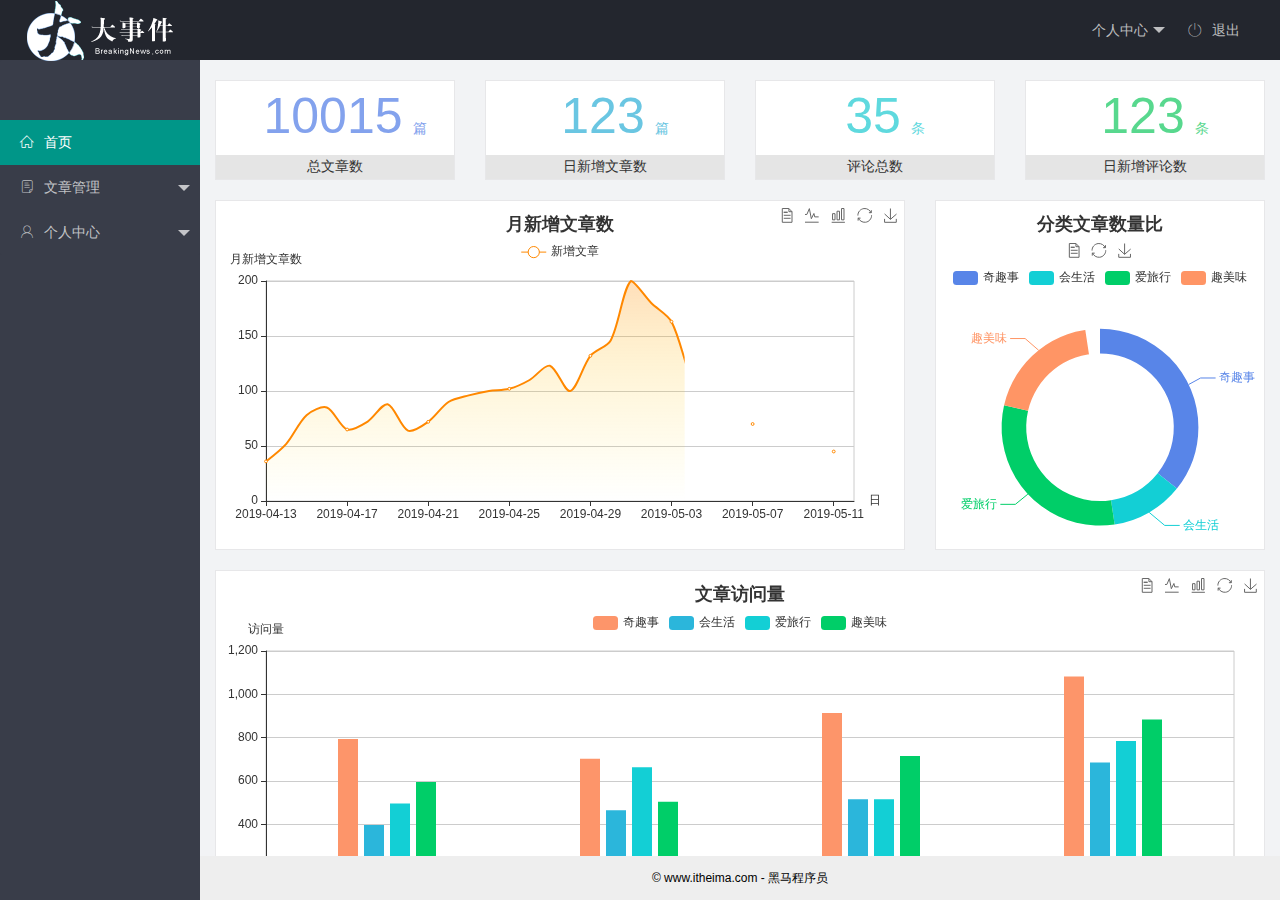
<file: index.html>
<!DOCTYPE html>
<html>

<head>
    <meta charset="utf-8">
    <meta name="viewport" content="width=device-width, initial-scale=1, maximum-scale=1">
    <title>后台主页</title>
    <!-- 引入字体图标库 -->
    <link rel="stylesheet" href="./assets/fonts/iconfont.css">
    <link rel="stylesheet" href="./assets/lib/layui/css/layui.css">
    <link rel="stylesheet" href="./assets/css/index.css">
</head>

<body class="layui-layout-body">
    <div class="layui-layout layui-layout-admin">
        <div class="layui-header">
            <div class="layui-logo">
                <img src="./assets/images/logo.png" alt="">
            </div>
            <ul class="layui-nav layui-layout-right">
                <!-- 顶部右侧导航 -->
                <li class="layui-nav-item">
                    <a href="javascript:;">
                        <!-- 图片头像 -->
                        <img style="display: none;" class="avatar" src="./assets/images/sample.jpg" alt="">
                        <!-- 字体头像 -->
                        <span style="display: none;" class="text-avatar">A</span>
                        <!-- 固定文案 -->
                        <span class="person-center">个人中心</span>
                    </a>
                    <dl class="layui-nav-child">
                        <dd><a target="fm" href="./user/base-info.html">基本资料</a></dd>
                        <dd><a target="fm" href="./user/avatar.html">更换头像</a></dd>
                        <dd><a target="fm" href="./user/modify-password.html">重置密码</a></dd>
                    </dl>
                </li>
                <li class="layui-nav-item"><a href="javascript:;" id="logout"><span class="iconfont icon-tuichu"></span>退出</a></li>
            </ul>
        </div>

        <div class="layui-side layui-bg-black">
            <div class="layui-side-scroll">
                <!-- 左侧导航区域（可配合layui已有的垂直导航） -->
                <ul class="layui-nav layui-nav-tree" lay-filter="test" lay-shrink="all">
                    <li class="user-info">
                        <!-- 图片头像 -->
                        <img style="display: none;" class="avatar" src="./assets/images/sample.jpg" alt="">
                        <!-- 字体头像 -->
                        <span style="display: none;" class="text-avatar">A</span>
                        <!-- 欢迎文字 -->
                        <span style="display: none;" class="nickname">欢迎 xxx</span>
                    </li>
                    <li class="layui-nav-item layui-nav-itemed layui-this">
                        <!-- target 指定在 fm 这个命令的 iframe 框架中打开链接 -->
                        <a target="fm" href="./home/dashboard.html"><span class="iconfont icon-home"></span>首页</a>
                    </li>
                    <li class="layui-nav-item">
                        <a href="javascript:;"><span class="iconfont icon-16"></span>文章管理</a>
                        <dl class="layui-nav-child">
                            <dd><a target="fm" href="./article/category.html"><i class="layui-icon layui-icon-app"></i>文章类别</a></dd>
                            <dd><a target="fm" href="./article/list.html"><i class="layui-icon layui-icon-app"></i>文章列表</a></dd>
                            <dd><a target="fm" href="./article/publish.html"><i class="layui-icon layui-icon-app"></i>发表文章</a></dd>
                        </dl>
                    </li>
                    <li class="layui-nav-item">
                        <a href="javascript:;"><span class="iconfont icon-user"></span>个人中心</a>
                        <dl class="layui-nav-child">
                            <dd><a target="fm" href="./user/base-info.html"><i class="layui-icon layui-icon-app"></i>基本资料</a></dd>
                            <dd><a target="fm" href="./user/avatar.html"><i class="layui-icon layui-icon-app"></i>更换头像</a></dd>
                            <dd><a target="fm" href="./user/modify-password.html"><i class="layui-icon layui-icon-app"></i>修改密码</a></dd>
                        </dl>
                    </li>
                </ul>
            </div>
        </div>

        <div class="layui-body">
            <!-- 内容主体区域 -->
            <iframe name="fm" src="./home/dashboard.html" frameborder="0"></iframe>
        </div>

        <div class="layui-footer">
            <!-- 底部固定区域 -->
            © www.itheima.com - 黑马程序员
        </div>
    </div>
    <!-- 引入 axios.js 文件 -->
    <script src="./assets/lib/axios.js"></script>
    <!-- 引入 jquery 文件 -->
    <script src="./assets/lib/jquery.js"></script>
    <!-- 引入 layui 的 js文件 -->
    <script src="./assets/lib/layui/layui.all.js"></script>
    <!-- 引入 全局的 apijs 文件 -->
    <script src="./assets/js/commonAPI.js"></script>
    <!-- 引入自己的 js 文件 -->
    <script src="./assets/js/index.js"></script>
</body>

</html>
</file>
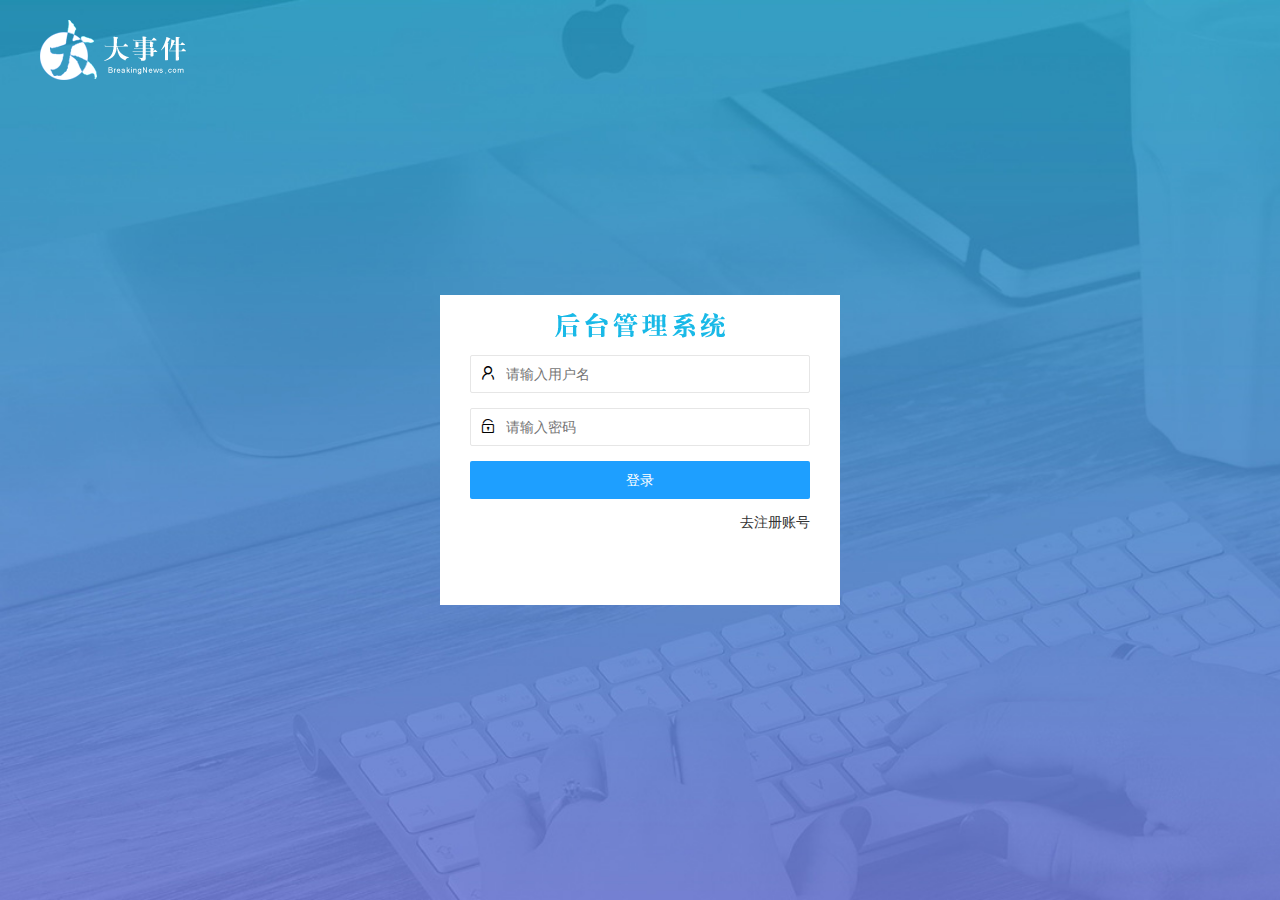
<file: login.html>
<!DOCTYPE html>
<html lang="en">

<head>
    <meta charset="UTF-8">
    <meta name="viewport" content="width=device-width, initial-scale=1.0">
    <title>登录注册页面</title>
    <!-- 引入 layui css 文件 -->
    <link rel="stylesheet" href="./assets/lib/layui/css/layui.css">
    <link rel="stylesheet" href="./assets/css/login.css">
</head>

<body>
    <!-- 左上角的logo -->
    <div class="logo">
        <img src="./assets/images/logo.png" alt="">
    </div>

    <!-- 中间的表单区域 -->
    <div class="content">
        <!-- 表单标题 -->
        <div class="title">
            <img src="./assets/images/login_title.png" alt="">
        </div>

        <!-- 表单主体 -->
        <!-- 注册表单 -->
        <form class="layui-form reg-form" action="" style="display: none;">
            <div class="layui-form-item">
                <i class="layui-icon layui-icon-username"></i>
                <input type="text" name="username" required lay-verify="required" placeholder="请输入用户名" autocomplete="off" class="layui-input">
            </div>

            <div class="layui-form-item">
                <i class="layui-icon layui-icon-password"></i>
                <input id="pass" type="password" name="password" required lay-verify="required|pass" placeholder="请输入密码" autocomplete="off" class="layui-input">
            </div>

            <div class="layui-form-item">
                <i class="layui-icon layui-icon-password"></i>
                <input type="password" required lay-verify="required|pass|samePass" placeholder="请再次确认密码" autocomplete="off" class="layui-input">
            </div>

            <!-- 注册按钮 -->
            <div class="layui-form-item">
                <button class="layui-btn layui-btn-fluid layui-btn-normal" lay-submit lay-filter="formDemo">注册</button>
            </div>

            <!-- 登录链接 -->
            <div class="link">
                <a href="javascript:;">去登录</a>
            </div>
        </form>

        <!-- 登录表单 -->
        <form class="layui-form login-form" action="">
            <div class="layui-form-item">
                <i class="layui-icon layui-icon-username"></i>
                <input type="text" name="username" required lay-verify="required" placeholder="请输入用户名" autocomplete="off" class="layui-input">
            </div>

            <div class="layui-form-item">
                <i class="layui-icon layui-icon-password"></i>
                <input type="password" name="password" required lay-verify="required|pass" placeholder="请输入密码" autocomplete="off" class="layui-input">
            </div>

            <!-- 登录按钮 -->
            <div class="layui-form-item">
                <button class="layui-btn layui-btn-fluid layui-btn-normal" lay-submit lay-filter="formDemo">登录</button>
            </div>

            <!-- 去注册链接 -->
            <div class="link">
                <a href="javascript:;">去注册账号</a>
            </div>
        </form>
    </div>

    <!-- 引入 axios.js 文件 -->
    <script src="./assets/lib/axios.js"></script>
    <!-- 引入 jquery 文件 -->
    <script src="./assets/lib/jquery.js"></script>
    <!-- 引入 layui 的 js文件 -->
    <script src="./assets/lib/layui/layui.all.js"></script>
    <!-- 引入 全局的 apijs 文件 -->
    <script src="./assets/js/commonAPI.js"></script>
    <!-- 引入自己的 js 文件 -->
    <script src="./assets/js/login.js"></script>
</body>

</html>
</file>
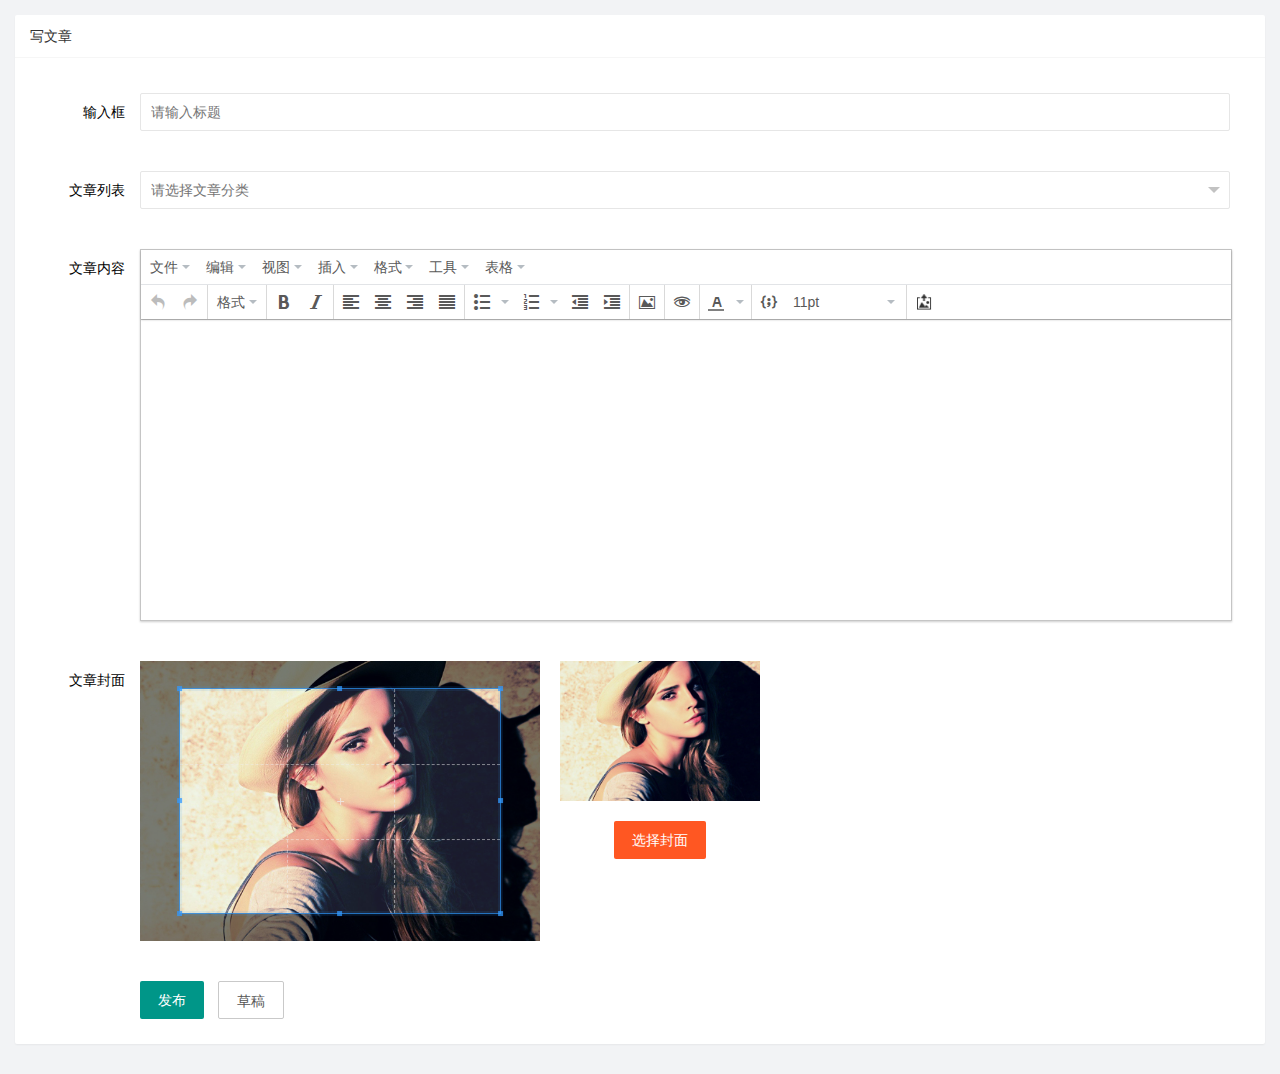
<file: article/edit.html>
<!DOCTYPE html>
<html lang="en">

<head>
    <meta charset="UTF-8">
    <meta name="viewport" content="width=device-width, initial-scale=1.0">
    <title>我的项目</title>
    <link rel="stylesheet" href="../assets/lib/cropper/cropper.css">
    <!-- 引入 layui 插件的 css 文件 -->
    <link rel="stylesheet" href="../assets/lib/layui/css/layui.css">
    <!-- 引入自己的css文件 -->
    <link rel="stylesheet" href="../assets/css/article.css">
</head>

<body>
    <div class="layui-card">
        <div class="layui-card-header">写文章</div>
        <div class="layui-card-body">
            <!-- 发布表单 -->
            <form class="layui-form publish-form" lay-filter='edit-form'>
                <!-- 文章标题 -->
                <div class="layui-form-item">
                    <label class="layui-form-label">输入框</label>
                    <div class="layui-input-block">
                        <input type="text" name="title" required lay-verify="required" placeholder="请输入标题" autocomplete="off" class="layui-input">
                    </div>
                </div>
                <!-- 文章类别 -->
                <div class="layui-form-item">
                    <label class="layui-form-label">文章列表</label>
                    <div class="layui-input-block">
                        <!-- select 下拉选中框的值，就是我们选择的我们选中option的value属性值 -->
                        <select id="cate-sel" name="cate_id" lay-verify="required">
                          <option value="">请选择文章分类</option>

                        </select>
                    </div>
                </div>
                <!-- 文章内容 -->
                <div class="layui-form-item">
                    <label class="layui-form-label">文章内容</label>
                    <div class="layui-input-block">
                        <textarea name="content"></textarea>
                    </div>
                </div>
                <div class="layui-form-item">
                    <!-- 左侧的 label -->
                    <label class="layui-form-label">文章封面</label>
                    <!-- 选择封面区域 -->
                    <div class="layui-input-block cover-box">
                        <!-- 左侧裁剪区域 -->
                        <div class="cover-left">
                            <img id="image" src="../assets/images/sample2.jpg" alt="" />
                        </div>
                        <!-- 右侧预览区域和选择封面区域 -->
                        <div class="cover-right">
                            <!-- 预览的区域 -->
                            <div class="img-preview"></div>
                            <!-- 选择封面按钮 -->
                            <input accept="image/png,image/jpg,image/git,image/jpeg" type="file" id="file" style="display: none;">
                            <button id="choose-btn" type="button" class="layui-btn layui-btn-danger">选择封面</button>
                        </div>
                    </div>
                </div>
                <div class="layui-form-item">
                    <div class="layui-input-block last-row">
                        <button data-state="已发布" class="layui-btn" lay-subimt lay-filter="formDemo">发布</button>
                        <button data-state="草稿" class="layui-btn layui-btn-primary" lay-subimt>草稿</button>

                    </div>
                </div>
            </form>
        </div>
    </div>

    <script src="../assets/lib/tinymce/tinymce.min.js"></script>
    <script src="../assets/lib/tinymce/tinymce_setup.js"></script>
    <!-- 引入 jquery 文件 -->
    <script src="../assets/lib/jquery.js"></script>
    <script src="../assets/lib/cropper/Cropper.js"></script>
    <script src="../assets/lib/cropper/jquery-cropper.js"></script>
    <!-- 引入 layui 的 js 文件 -->
    <script src="../assets/lib/layui/layui.all.js"></script>
    <!-- 引入请求库 axios 的 js 文件 -->
    <script src="../assets/lib/axios.js"></script>
    <!-- 引入公共的请求设置文件 -->
    <script src="../assets/js/commonAPI.js"></script>
    <!-- 引入自己的文件 -->
    <script src="../assets/js/article/edit.js"></script>
</body>

</html>
</file>
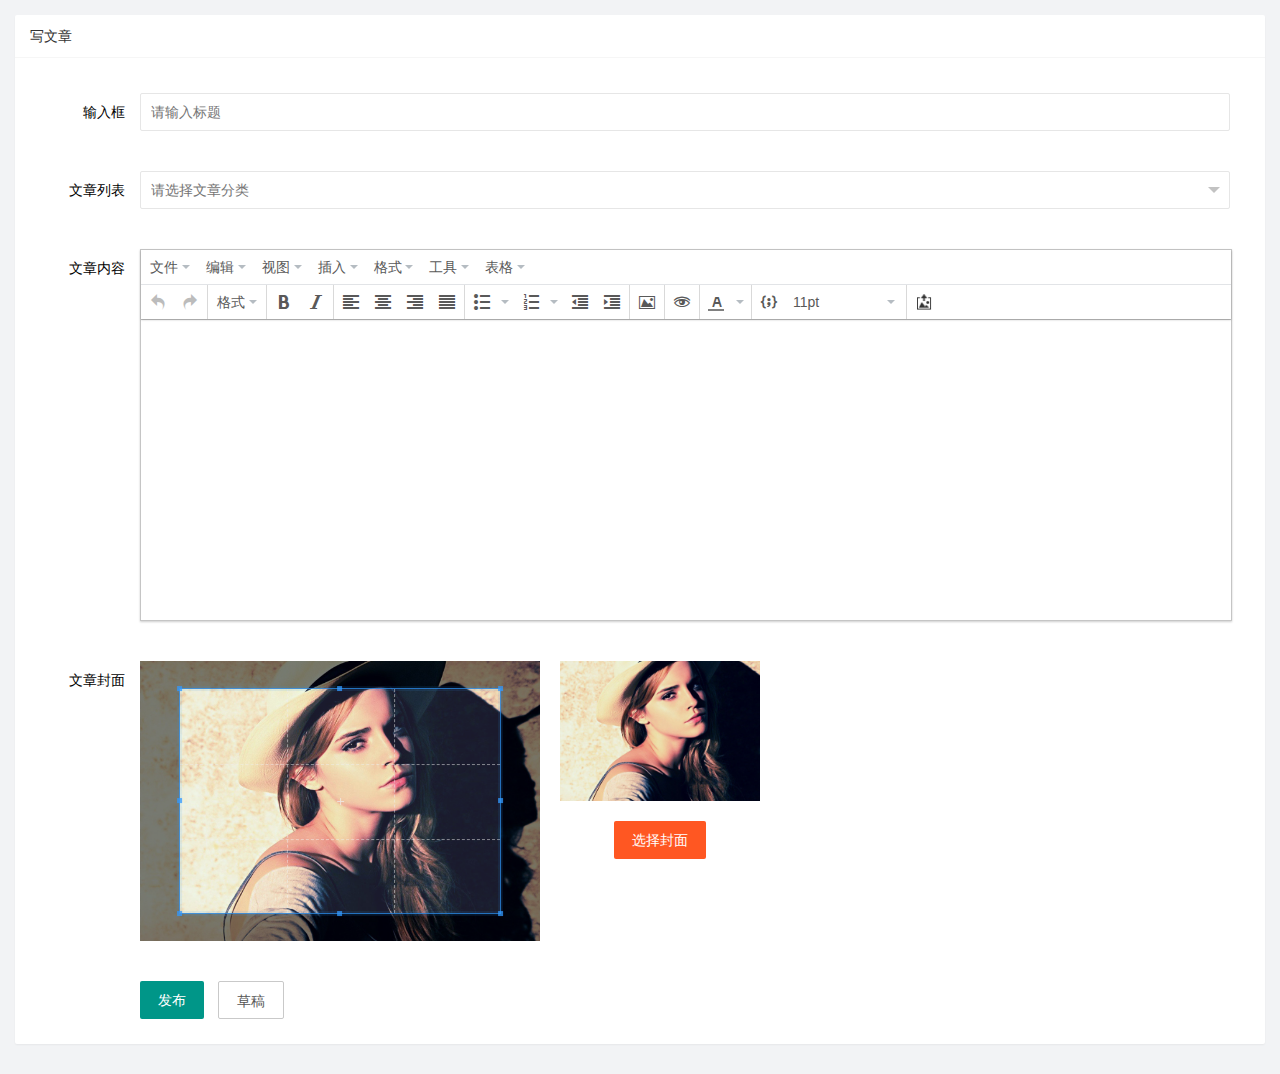
<file: article/publish.html>
<!DOCTYPE html>
<html lang="en">

<head>
    <meta charset="UTF-8">
    <meta name="viewport" content="width=device-width, initial-scale=1.0">
    <title>我的项目</title>
    <link rel="stylesheet" href="../assets/lib/cropper/cropper.css">
    <!-- 引入 layui 插件的 css 文件 -->
    <link rel="stylesheet" href="../assets/lib/layui/css/layui.css">
    <!-- 引入自己的css文件 -->
    <link rel="stylesheet" href="../assets/css/article.css">
</head>

<body>
    <div class="layui-card">
        <div class="layui-card-header">写文章</div>
        <div class="layui-card-body">
            <!-- 发布表单 -->
            <form class="layui-form publish-form" action="">
                <!-- 文章标题 -->
                <div class="layui-form-item">
                    <label class="layui-form-label">输入框</label>
                    <div class="layui-input-block">
                        <input type="text" name="title" required lay-verify="required" placeholder="请输入标题" autocomplete="off" class="layui-input">
                    </div>
                </div>
                <!-- 文章类别 -->
                <div class="layui-form-item">
                    <label class="layui-form-label">文章列表</label>
                    <div class="layui-input-block">
                        <!-- select 下拉选中框的值，就是我们选择的我们选中option的value属性值 -->
                        <select id="cate-sel" name="cate_id" lay-verify="required">
                          <option value="">请选择文章分类</option>

                        </select>
                    </div>
                </div>
                <!-- 文章内容 -->
                <div class="layui-form-item">
                    <label class="layui-form-label">文章内容</label>
                    <div class="layui-input-block">
                        <textarea name="content"></textarea>
                    </div>
                </div>
                <div class="layui-form-item">
                    <!-- 左侧的 label -->
                    <label class="layui-form-label">文章封面</label>
                    <!-- 选择封面区域 -->
                    <div class="layui-input-block cover-box">
                        <!-- 左侧裁剪区域 -->
                        <div class="cover-left">
                            <img id="image" src="../assets/images/sample2.jpg" />
                        </div>
                        <!-- 右侧预览区域和选择封面区域 -->
                        <div class="cover-right">
                            <!-- 预览的区域 -->
                            <div class="img-preview"></div>
                            <!-- 选择封面按钮 -->
                            <input accept="image/png,image/jpg,image/git,image/jpeg" type="file" id="file" style="display: none;">
                            <button id="choose-btn" type="button" class="layui-btn layui-btn-danger">选择封面</button>
                        </div>
                    </div>
                </div>
                <div class="layui-form-item">
                    <div class="layui-input-block last-row">
                        <button data-state="已发布" class="layui-btn" lay-subimt lay-filter="formDemo">发布</button>
                        <button data-state="草稿" class="layui-btn layui-btn-primary" lay-subimt>草稿</button>

                    </div>
                </div>
            </form>
        </div>
    </div>

    <script src="../assets/lib/tinymce/tinymce.min.js"></script>
    <script src="../assets/lib/tinymce/tinymce_setup.js"></script>
    <!-- 引入 jquery 文件 -->
    <script src="../assets/lib/jquery.js"></script>
    <script src="../assets/lib/cropper/Cropper.js"></script>
    <script src="../assets/lib/cropper/jquery-cropper.js"></script>
    <!-- 引入 layui 的 js 文件 -->
    <script src="../assets/lib/layui/layui.all.js"></script>
    <!-- 引入请求库 axios 的 js 文件 -->
    <script src="../assets/lib/axios.js"></script>
    <!-- 引入公共的请求设置文件 -->
    <script src="../assets/js/commonAPI.js"></script>
    <!-- 引入自己的文件 -->
    <script src="../assets/js/article/publish.js"></script>
</body>

</html>
</file>
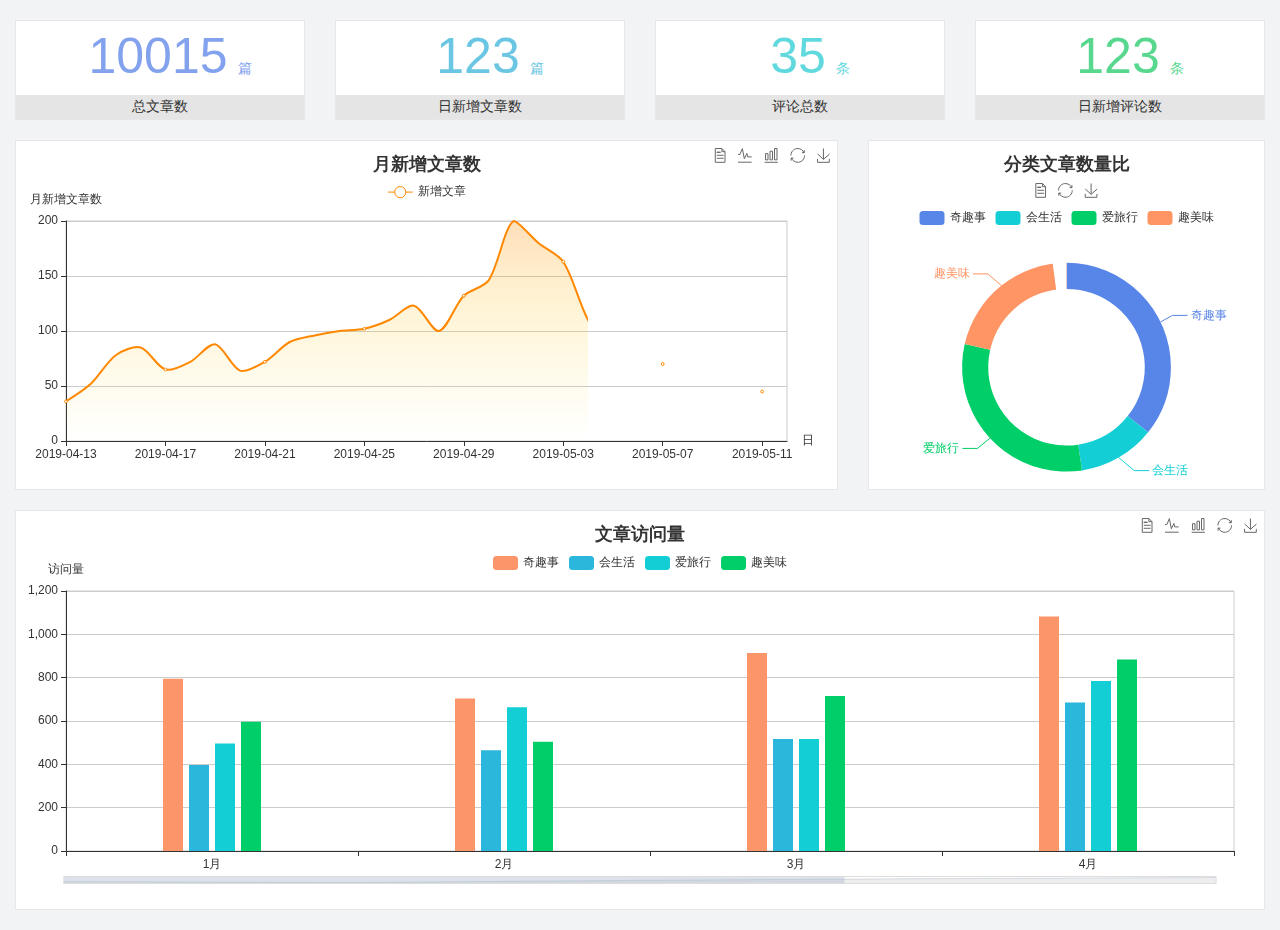
<file: home/dashboard.html>
<!DOCTYPE html>
<html lang="en">

<head>
  <meta charset="UTF-8">
  <meta name="viewport" content="width=device-width, initial-scale=1.0">
  <meta http-equiv="X-UA-Compatible" content="ie=edge">
  <title>图表统计</title>
  <link rel="stylesheet" href="../assets/lib/bootstrap.css" />
  <link rel="stylesheet" href="../assets/lib/main.css" />
  <script src="../assets/lib/jquery.js"></script>
  <script type="text/javascript" src="../assets/lib/echarts.min.js"></script>
</head>

<body>
  <div class="container-fluid">
    <div class="row spannel_list">
      <div class="col-sm-3 col-xs-6">
        <div class="spannel">
          <em>10015</em><span>篇</span>
          <b>总文章数</b>
        </div>
      </div>
      <div class="col-sm-3 col-xs-6">
        <div class="spannel scolor01">
          <em>123</em><span>篇</span>
          <b>日新增文章数</b>
        </div>
      </div>
      <div class="col-sm-3 col-xs-6">
        <div class="spannel scolor02">
          <em>35</em><span>条</span>
          <b>评论总数</b>
        </div>
      </div>
      <div class="col-sm-3 col-xs-6">
        <div class="spannel scolor03">
          <em>123</em><span>条</span>
          <b>日新增评论数</b>
        </div>
      </div>
    </div>
  </div>

  <div class="container-fluid">
    <div class="row curve-pie">
      <div class="col-lg-8 col-md-8">
        <div class="gragh_pannel" id="curve_show"></div>
      </div>
      <div class="col-lg-4 col-md-4">
        <div class="gragh_pannel" id="pie_show"></div>
      </div>
    </div>
  </div>

  <div class="container-fluid">
    <div class="column_pannel" id="column_show"></div>
  </div>

  <script>
    var oChart = echarts.init(document.getElementById('curve_show'));
    var aList_all = [
      { 'count': 36, 'date': '2019-04-13' },
      { 'count': 52, 'date': '2019-04-14' },
      { 'count': 78, 'date': '2019-04-15' },
      { 'count': 85, 'date': '2019-04-16' },
      { 'count': 65, 'date': '2019-04-17' },
      { 'count': 72, 'date': '2019-04-18' },
      { 'count': 88, 'date': '2019-04-19' },
      { 'count': 64, 'date': '2019-04-20' },
      { 'count': 72, 'date': '2019-04-21' },
      { 'count': 90, 'date': '2019-04-22' },
      { 'count': 96, 'date': '2019-04-23' },
      { 'count': 100, 'date': '2019-04-24' },
      { 'count': 102, 'date': '2019-04-25' },
      { 'count': 110, 'date': '2019-04-26' },
      { 'count': 123, 'date': '2019-04-27' },
      { 'count': 100, 'date': '2019-04-28' },
      { 'count': 132, 'date': '2019-04-29' },
      { 'count': 146, 'date': '2019-04-30' },
      { 'count': 200, 'date': '2019-05-01' },
      { 'count': 180, 'date': '2019-05-02' },
      { 'count': 163, 'date': '2019-05-03' },
      { 'count': 110, 'date': '2019-05-04' },
      { 'count': 80, 'date': '2019-05-05' },
      { 'count': 82, 'date': '2019-05-06' },
      { 'count': 70, 'date': '2019-05-07' },
      { 'count': 65, 'date': '2019-05-08' },
      { 'count': 54, 'date': '2019-05-09' },
      { 'count': 40, 'date': '2019-05-10' },
      { 'count': 45, 'date': '2019-05-11' },
      { 'count': 38, 'date': '2019-05-12' },
    ];

    let aCount = [];
    let aDate = [];

    for (var i = 0; i < aList_all.length; i++) {
      aCount.push(aList_all[i].count);
      aDate.push(aList_all[i].date);
    }

    var chartopt = {
      title: {
        text: '月新增文章数',
        left: 'center',
        top: '10'
      },
      tooltip: {
        trigger: 'axis'
      },
      legend: {
        data: ['新增文章'],
        top: '40'
      },
      toolbox: {
        show: true,
        feature: {
          mark: { show: true },
          dataView: { show: true, readOnly: false },
          magicType: { show: true, type: ['line', 'bar'] },
          restore: { show: true },
          saveAsImage: { show: true }
        }
      },
      calculable: true,
      xAxis: [
        {
          name: '日',
          type: 'category',
          boundaryGap: false,
          data: aDate
        }
      ],
      yAxis: [
        {
          name: '月新增文章数',
          type: 'value'
        }
      ],
      series: [
        {
          name: '新增文章',
          type: 'line',
          smooth: true,
          itemStyle: { normal: { areaStyle: { type: 'default' }, color: '#f80' }, lineStyle: { color: '#f80' } },
          data: aCount
        }],
      areaStyle: {
        normal: {
          color: new echarts.graphic.LinearGradient(0, 0, 0, 1, [{
            offset: 0,
            color: 'rgba(255,136,0,0.39)'
          }, {
            offset: .34,
            color: 'rgba(255,180,0,0.25)'
          }, {
            offset: 1,
            color: 'rgba(255,222,0,0.00)'
          }])

        }
      },
      grid: {
        show: true,
        x: 50,
        x2: 50,
        y: 80,
        height: 220
      }
    };

    oChart.setOption(chartopt);


    var oPie = echarts.init(document.getElementById('pie_show'));
    var oPieopt =
    {
      title: {
        top: 10,
        text: '分类文章数量比',
        x: 'center'
      },
      tooltip: {
        trigger: 'item',
        formatter: "{a} <br/>{b} : {c} ({d}%)"
      },
      color: ['#5885e8', '#13cfd5', '#00ce68', '#ff9565'],
      legend: {
        x: 'center',
        top: 65,
        data: ['奇趣事', '会生活', '爱旅行', '趣美味']
      },
      toolbox: {
        show: true,
        x: 'center',
        top: 35,
        feature: {
          mark: { show: true },
          dataView: { show: true, readOnly: false },
          magicType: {
            show: true,
            type: ['pie', 'funnel'],
            option: {
              funnel: {
                x: '25%',
                width: '50%',
                funnelAlign: 'left',
                max: 1548
              }
            }
          },
          restore: { show: true },
          saveAsImage: { show: true }
        }
      },
      calculable: true,
      series: [
        {
          name: '访问来源',
          type: 'pie',
          radius: ['45%', '60%'],
          center: ['50%', '65%'],
          data: [
            { value: 300, name: '奇趣事' },
            { value: 100, name: '会生活' },
            { value: 260, name: '爱旅行' },
            { value: 180, name: '趣美味' }
          ]
        }
      ]
    };
    oPie.setOption(oPieopt);



    var oColumn = this.echarts.init(document.getElementById('column_show'));
    var oColumnopt =
    {
      title: {
        text: '文章访问量',
        left: 'center',
        top: '10'
      },
      tooltip: {
        trigger: 'axis'
      },
      legend: {
        data: ['奇趣事', '会生活', '爱旅行', '趣美味'],
        top: '40'
      },
      toolbox: {
        show: true,
        feature: {
          mark: { show: true },
          dataView: { show: true, readOnly: false },
          magicType: { show: true, type: ['line', 'bar'] },
          restore: { show: true },
          saveAsImage: { show: true }
        }
      },
      calculable: true,
      xAxis: [
        {
          type: 'category',
          data: ['1月', '2月', '3月', '4月', '5月']
        }
      ],
      yAxis: [
        {
          name: '访问量',
          type: 'value'
        }
      ],
      series: [
        {
          name: '奇趣事',
          type: 'bar',
          barWidth: 20,
          itemStyle: {
            normal: { areaStyle: { type: 'default' }, color: '#fd956a' }
          },
          data: [800, 708, 920, 1090, 1200]
        },
        {
          name: '会生活',
          type: 'bar',
          barWidth: 20,
          itemStyle: {
            normal: { areaStyle: { type: 'default' }, color: '#2bb6db' }
          },
          data: [400, 468, 520, 690, 800]
        },
        {
          name: '爱旅行',
          type: 'bar',
          barWidth: 20,
          itemStyle: {
            normal: { areaStyle: { type: 'default' }, color: '#13cfd5' }
          },
          data: [500, 668, 520, 790, 900]
        },
        {
          name: '趣美味',
          type: 'bar',
          barWidth: 20,
          itemStyle: {
            normal: { areaStyle: { type: 'default' }, color: '#00ce68' }
          },
          data: [600, 508, 720, 890, 1000]
        }
      ],
      grid: {
        show: true,
        x: 50,
        x2: 30,
        y: 80,
        height: 260
      },
      dataZoom: [//给x轴设置滚动条
        {
          start: 0,//默认为0
          end: 100 - 1000 / 31,//默认为100
          type: 'slider',
          show: true,
          xAxisIndex: [0],
          handleSize: 0,//滑动条的 左右2个滑动条的大小
          height: 8,//组件高度
          left: 45, //左边的距离
          right: 50,//右边的距离
          bottom: 26,//右边的距离
          handleColor: '#ddd',//h滑动图标的颜色
          handleStyle: {
            borderColor: "#cacaca",
            borderWidth: "1",
            shadowBlur: 2,
            background: "#ddd",
            shadowColor: "#ddd",
          }
        }]
    };
    oColumn.setOption(oColumnopt);
  </script>
</body>

</html>
</file>
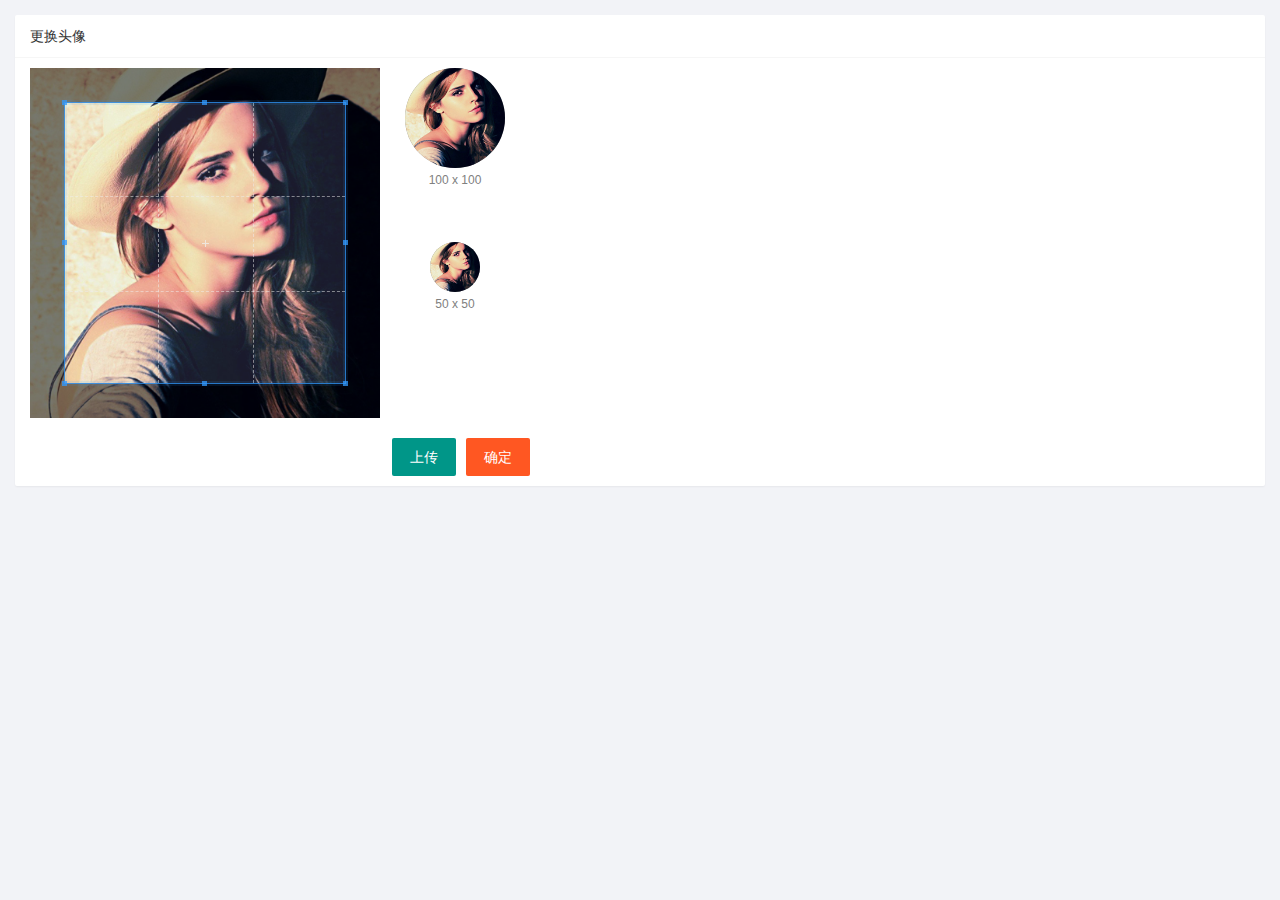
<file: user/avatar.html>
<!DOCTYPE html>
<html lang="en">

<head>
    <meta charset="UTF-8">
    <meta name="viewport" content="width=device-width, initial-scale=1.0">
    <title>我的项目</title>
    <!-- 引入裁剪插件的css文件 -->
    <link rel="stylesheet" href="../assets/lib/cropper/cropper.css">
    <!-- 引入字体图标库 -->
    <link rel="stylesheet" href="../assets/fonts/iconfont.css">
    <link rel="stylesheet" href="../assets/lib/layui/css/layui.css">
    <link rel="stylesheet" href="../assets/css/user.css">
</head>

<body>
    <!-- 卡片面板 -->
    <div class="layui-card">
        <div class="layui-card-header">更换头像</div>
        <div class="layui-card-body">
            <!-- 第一行的图片裁剪和预览区域 -->
            <div class="row1">
                <!-- 图片裁剪区域 -->
                <div class="cropper-box">
                    <!-- 这个 img 标签很重要，将来会把它初始化为裁剪区域 -->
                    <img id="image" src="../assets/images/sample.jpg" />
                </div>
                <!-- 图片的预览区域 -->
                <div class="preview-box">
                    <div>
                        <!-- 宽高为 100px 的预览区域 -->
                        <div class="img-preview w100"></div>
                        <p class="size">100 x 100</p>
                    </div>
                    <div>
                        <!-- 宽高为 50px 的预览区域 -->
                        <div class="img-preview w50"></div>
                        <p class="size">50 x 50</p>
                    </div>
                </div>
            </div>
            <!-- 第二行的按钮区域 -->
            <div class="row2">
                <!-- 文件选择框 -->
                <input style="display: none;" type="file" id="file">
                <button id="upload-btn" type="button" class="layui-btn">上传</button>
                <button id="save-btn" type="button" class="layui-btn layui-btn-danger">确定</button>
            </div>
        </div>
    </div>

    <!-- 引入 axios.js 文件 -->
    <script src="../assets/lib/axios.js"></script>
    <!-- 引入 jquery 文件 -->
    <script src="../assets/lib/jquery.js"></script>
    <!-- 引入裁剪插件 js 文件 -->
    <script src="../assets/lib/cropper/Cropper.js"></script>
    <!-- 引入 jquery 版本裁剪插件的 js 文件 -->
    <script src="../assets/lib/cropper/jquery-cropper.js"></script>
    <!-- 引入 layui 的 js文件 -->
    <script src="../assets/lib/layui/layui.all.js"></script>
    <!-- 引入 全局的 apijs 文件 -->
    <script src="../assets/js/commonAPI.js"></script>
    <!-- 引入 自己的 js 文件 -->
    <script src="../assets/js/user/avatar.js"></script>
</body>

</html>
</file>
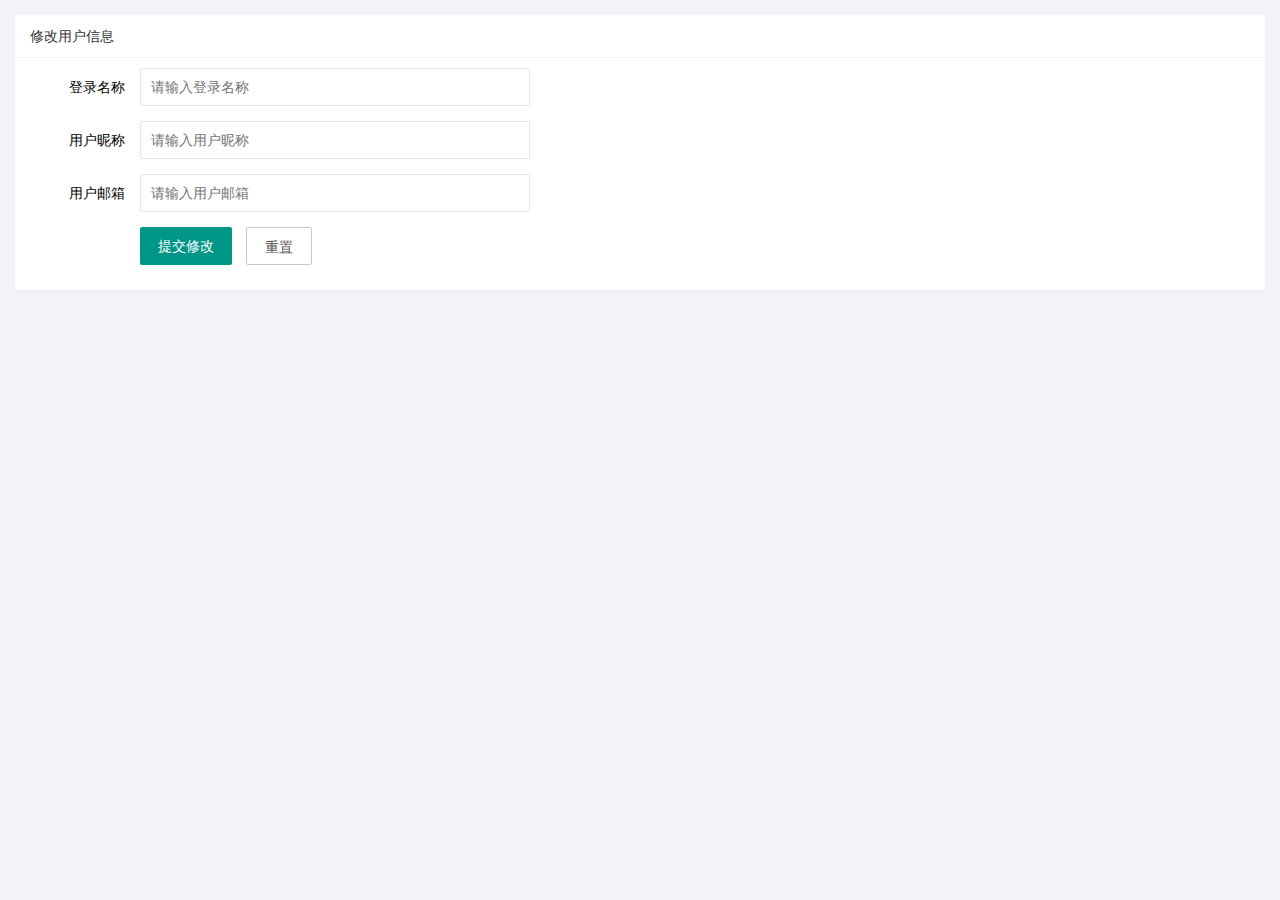
<file: user/base-info.html>
<!DOCTYPE html>
<html lang="en">
<head>
  <meta charset="UTF-8">
  <meta name="viewport" content="width=device-width, initial-scale=1.0">
  <title>我的项目</title>
  <!-- 引入字体图标库 -->
  <link rel="stylesheet" href="../assets/fonts/iconfont.css">
  <link rel="stylesheet" href="../assets/lib/layui/css/layui.css">
  <link rel="stylesheet" href="../assets/css/user.css">
</head>
<body>
  <!-- 卡片面板 -->
  <div class="layui-card">
    <div class="layui-card-header">修改用户信息</div>
    <div class="layui-card-body">
      <form class="layui-form base-info-form" lay-filter="edit-userinfo"  action="">
        <!-- 登录名称 -->
        <div class="layui-form-item">
          <label class="layui-form-label">登录名称</label>
          <div class="layui-input-block">
            <input readonly type="text" name="username" required  lay-verify="required" placeholder="请输入登录名称" autocomplete="off" class="layui-input">
          </div>
        </div>
        <!-- 用户昵称 -->
        <div class="layui-form-item">
          <label class="layui-form-label">用户昵称</label>
          <div class="layui-input-block">
            <input type="text" name="nickname" required  lay-verify="required|nick" placeholder="请输入用户昵称" autocomplete="off" class="layui-input">
          </div>
        </div>
        <!-- 用户邮箱 -->
        <div class="layui-form-item">
          <label class="layui-form-label">用户邮箱</label>
          <div class="layui-input-block">
            <input type="text" name="email" required  lay-verify="required|email" placeholder="请输入用户邮箱" autocomplete="off" class="layui-input">
          </div>
        </div>
        <!-- id 输入框 (隐藏域) -->
        <input type="hidden" name="id">

        <!-- 提交按钮 -->
        <div class="layui-form-item">
          <div class="layui-input-block">
            <button class="layui-btn" lay-submit lay-filter="formDemo">提交修改</button>
            <button id="reset-btn" type="reset" class="layui-btn layui-btn-primary">重置</button>
          </div>
        </div>
      </form>
    </div>
  </div>

  <!-- 引入 axios.js 文件 -->
  <script src="../assets/lib/axios.js"></script>
  <!-- 引入 jquery 文件 -->
  <script src="../assets/lib/jquery.js"></script>
  <!-- 引入 layui 的 js文件 -->
  <script src="../assets/lib/layui/layui.all.js"></script>
  <!-- 引入 全局的 apijs 文件 -->
  <script src="../assets/js/commonAPI.js"></script>
  <!-- 引入 自己的 js 文件 -->
  <script src="../assets/js/user/base-info.js"></script>
</body>
</html>
</file>
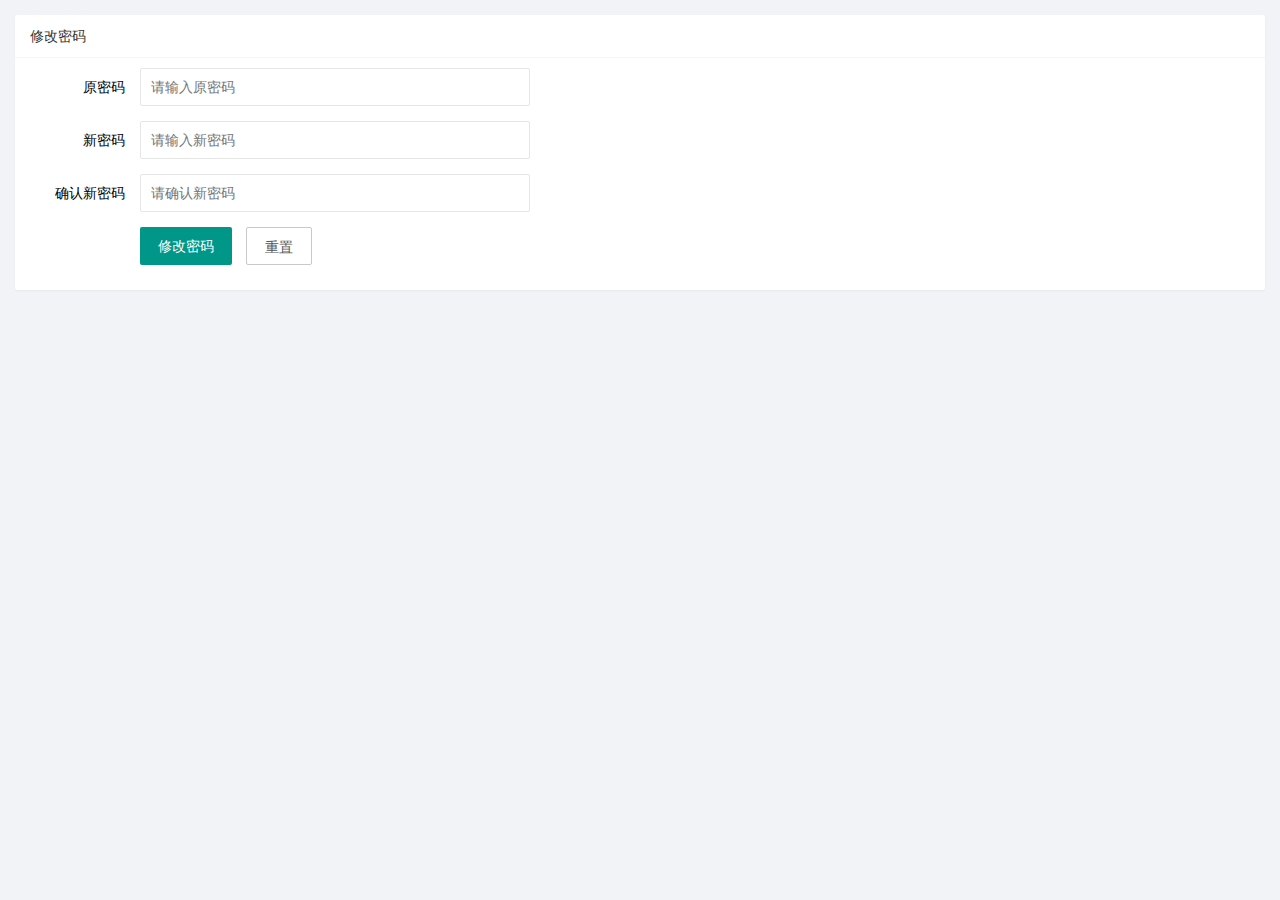
<file: user/modify-password.html>
<!DOCTYPE html>
<html lang="en">

<head>
    <meta charset="UTF-8">
    <meta name="viewport" content="width=device-width, initial-scale=1.0">
    <title>我的项目</title>
    <!-- 引入字体图标库 -->
    <link rel="stylesheet" href="../assets/fonts/iconfont.css">
    <link rel="stylesheet" href="../assets/lib/layui/css/layui.css">
    <link rel="stylesheet" href="../assets/css/user.css">
</head>

<body>
    <!-- 卡片面板 -->
    <div class="layui-card">
        <div class="layui-card-header">修改密码</div>
        <div class="layui-card-body">
            <form class="layui-form" action="">
                <!-- 原密码 -->
                <div class="layui-form-item">
                    <label class="layui-form-label">原密码</label>
                    <div class="layui-input-block">
                        <input type="password" name="oldPwd" required lay-verify="required|pass" placeholder="请输入原密码" autocomplete="off" class="layui-input">
                    </div>
                </div>
                <!-- 新密码 -->
                <div class="layui-form-item">
                    <label class="layui-form-label">新密码</label>
                    <div class="layui-input-block">
                        <input id="pass" type="password" name="newPwd" required lay-verify="required|pass" placeholder="请输入新密码" autocomplete="off" class="layui-input">
                    </div>
                </div>
                <!-- 确认新密码 -->
                <div class="layui-form-item">
                    <label class="layui-form-label">确认新密码</label>
                    <div class="layui-input-block">
                        <input type="password" required lay-verify="required|pass|confirmPass" placeholder="请确认新密码" autocomplete="off" class="layui-input">
                    </div>
                </div>
                <!-- 提交按钮 -->
                <div class="layui-form-item">
                    <div class="layui-input-block">
                        <button class="layui-btn" lay-submit lay-filter="formDemo">修改密码</button>
                        <button type="reset" class="layui-btn layui-btn-primary">重置</button>
                    </div>
                </div>
            </form>
        </div>
    </div>

    <!-- 引入 axios.js 文件 -->
    <script src="../assets/lib/axios.js"></script>
    <!-- 引入 jquery 文件 -->
    <script src="../assets/lib/jquery.js"></script>
    <!-- 引入 layui 的 js文件 -->
    <script src="../assets/lib/layui/layui.all.js"></script>
    <!-- 引入 全局的 apijs 文件 -->
    <script src="../assets/js/commonAPI.js"></script>
    <!-- 引入 自己的 js 文件 -->
    <script src="../assets/js/user/modify-password.js"></script>
</body>

</html>
</file>
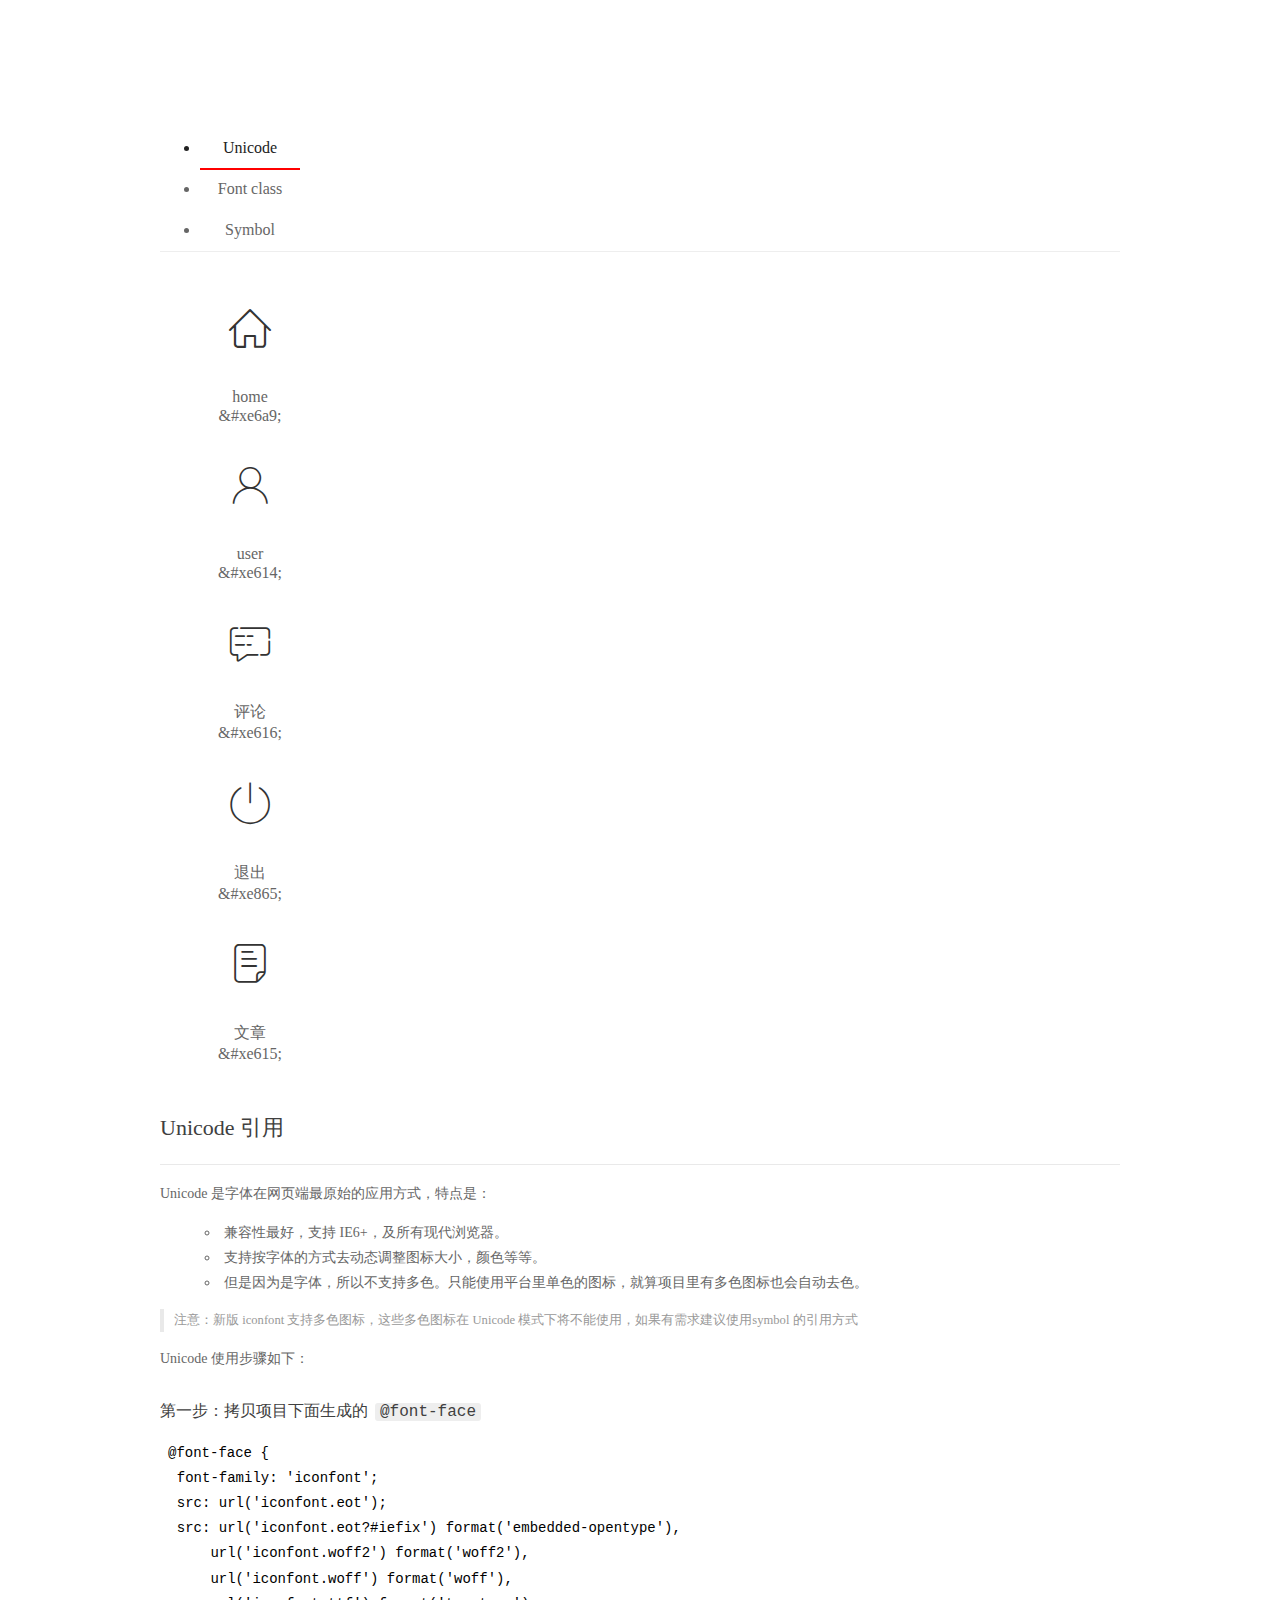
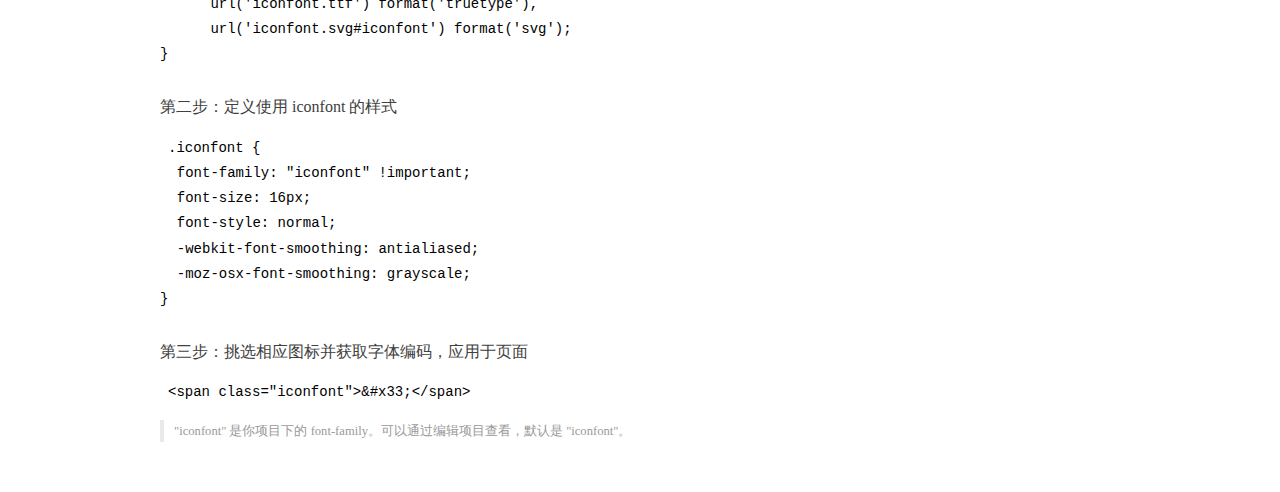
<file: assets/fonts/demo_index.html>
<!DOCTYPE html>
<html>
<head>
  <meta charset="utf-8"/>
  <title>IconFont Demo</title>
  <link rel="shortcut icon" href="https://gtms04.alicdn.com/tps/i4/TB1_oz6GVXXXXaFXpXXJDFnIXXX-64-64.ico" type="image/x-icon"/>
  <link rel="stylesheet" href="https://g.alicdn.com/thx/cube/1.3.2/cube.min.css">
  <link rel="stylesheet" href="demo.css">
  <link rel="stylesheet" href="iconfont.css">
  <script src="iconfont.js"></script>
  <!-- jQuery -->
  <script src="https://a1.alicdn.com/oss/uploads/2018/12/26/7bfddb60-08e8-11e9-9b04-53e73bb6408b.js"></script>
  <!-- 代码高亮 -->
  <script src="https://a1.alicdn.com/oss/uploads/2018/12/26/a3f714d0-08e6-11e9-8a15-ebf944d7534c.js"></script>
</head>
<body>
  <div class="main">
    <h1 class="logo"><a href="https://www.iconfont.cn/" title="iconfont 首页" target="_blank">&#xe86b;</a></h1>
    <div class="nav-tabs">
      <ul id="tabs" class="dib-box">
        <li class="dib active"><span>Unicode</span></li>
        <li class="dib"><span>Font class</span></li>
        <li class="dib"><span>Symbol</span></li>
      </ul>
      
    </div>
    <div class="tab-container">
      <div class="content unicode" style="display: block;">
          <ul class="icon_lists dib-box">
          
            <li class="dib">
              <span class="icon iconfont">&#xe6a9;</span>
                <div class="name">home</div>
                <div class="code-name">&amp;#xe6a9;</div>
              </li>
          
            <li class="dib">
              <span class="icon iconfont">&#xe614;</span>
                <div class="name">user</div>
                <div class="code-name">&amp;#xe614;</div>
              </li>
          
            <li class="dib">
              <span class="icon iconfont">&#xe616;</span>
                <div class="name">评论</div>
                <div class="code-name">&amp;#xe616;</div>
              </li>
          
            <li class="dib">
              <span class="icon iconfont">&#xe865;</span>
                <div class="name">退出</div>
                <div class="code-name">&amp;#xe865;</div>
              </li>
          
            <li class="dib">
              <span class="icon iconfont">&#xe615;</span>
                <div class="name">文章</div>
                <div class="code-name">&amp;#xe615;</div>
              </li>
          
          </ul>
          <div class="article markdown">
          <h2 id="unicode-">Unicode 引用</h2>
          <hr>

          <p>Unicode 是字体在网页端最原始的应用方式，特点是：</p>
          <ul>
            <li>兼容性最好，支持 IE6+，及所有现代浏览器。</li>
            <li>支持按字体的方式去动态调整图标大小，颜色等等。</li>
            <li>但是因为是字体，所以不支持多色。只能使用平台里单色的图标，就算项目里有多色图标也会自动去色。</li>
          </ul>
          <blockquote>
            <p>注意：新版 iconfont 支持多色图标，这些多色图标在 Unicode 模式下将不能使用，如果有需求建议使用symbol 的引用方式</p>
          </blockquote>
          <p>Unicode 使用步骤如下：</p>
          <h3 id="-font-face">第一步：拷贝项目下面生成的 <code>@font-face</code></h3>
<pre><code class="language-css"
>@font-face {
  font-family: 'iconfont';
  src: url('iconfont.eot');
  src: url('iconfont.eot?#iefix') format('embedded-opentype'),
      url('iconfont.woff2') format('woff2'),
      url('iconfont.woff') format('woff'),
      url('iconfont.ttf') format('truetype'),
      url('iconfont.svg#iconfont') format('svg');
}
</code></pre>
          <h3 id="-iconfont-">第二步：定义使用 iconfont 的样式</h3>
<pre><code class="language-css"
>.iconfont {
  font-family: "iconfont" !important;
  font-size: 16px;
  font-style: normal;
  -webkit-font-smoothing: antialiased;
  -moz-osx-font-smoothing: grayscale;
}
</code></pre>
          <h3 id="-">第三步：挑选相应图标并获取字体编码，应用于页面</h3>
<pre>
<code class="language-html"
>&lt;span class="iconfont"&gt;&amp;#x33;&lt;/span&gt;
</code></pre>
          <blockquote>
            <p>"iconfont" 是你项目下的 font-family。可以通过编辑项目查看，默认是 "iconfont"。</p>
          </blockquote>
          </div>
      </div>
      <div class="content font-class">
        <ul class="icon_lists dib-box">
          
          <li class="dib">
            <span class="icon iconfont icon-home"></span>
            <div class="name">
              home
            </div>
            <div class="code-name">.icon-home
            </div>
          </li>
          
          <li class="dib">
            <span class="icon iconfont icon-user"></span>
            <div class="name">
              user
            </div>
            <div class="code-name">.icon-user
            </div>
          </li>
          
          <li class="dib">
            <span class="icon iconfont icon-pinglun"></span>
            <div class="name">
              评论
            </div>
            <div class="code-name">.icon-pinglun
            </div>
          </li>
          
          <li class="dib">
            <span class="icon iconfont icon-tuichu"></span>
            <div class="name">
              退出
            </div>
            <div class="code-name">.icon-tuichu
            </div>
          </li>
          
          <li class="dib">
            <span class="icon iconfont icon-16"></span>
            <div class="name">
              文章
            </div>
            <div class="code-name">.icon-16
            </div>
          </li>
          
        </ul>
        <div class="article markdown">
        <h2 id="font-class-">font-class 引用</h2>
        <hr>

        <p>font-class 是 Unicode 使用方式的一种变种，主要是解决 Unicode 书写不直观，语意不明确的问题。</p>
        <p>与 Unicode 使用方式相比，具有如下特点：</p>
        <ul>
          <li>兼容性良好，支持 IE8+，及所有现代浏览器。</li>
          <li>相比于 Unicode 语意明确，书写更直观。可以很容易分辨这个 icon 是什么。</li>
          <li>因为使用 class 来定义图标，所以当要替换图标时，只需要修改 class 里面的 Unicode 引用。</li>
          <li>不过因为本质上还是使用的字体，所以多色图标还是不支持的。</li>
        </ul>
        <p>使用步骤如下：</p>
        <h3 id="-fontclass-">第一步：引入项目下面生成的 fontclass 代码：</h3>
<pre><code class="language-html">&lt;link rel="stylesheet" href="./iconfont.css"&gt;
</code></pre>
        <h3 id="-">第二步：挑选相应图标并获取类名，应用于页面：</h3>
<pre><code class="language-html">&lt;span class="iconfont icon-xxx"&gt;&lt;/span&gt;
</code></pre>
        <blockquote>
          <p>"
            iconfont" 是你项目下的 font-family。可以通过编辑项目查看，默认是 "iconfont"。</p>
        </blockquote>
      </div>
      </div>
      <div class="content symbol">
          <ul class="icon_lists dib-box">
          
            <li class="dib">
                <svg class="icon svg-icon" aria-hidden="true">
                  <use xlink:href="#icon-home"></use>
                </svg>
                <div class="name">home</div>
                <div class="code-name">#icon-home</div>
            </li>
          
            <li class="dib">
                <svg class="icon svg-icon" aria-hidden="true">
                  <use xlink:href="#icon-user"></use>
                </svg>
                <div class="name">user</div>
                <div class="code-name">#icon-user</div>
            </li>
          
            <li class="dib">
                <svg class="icon svg-icon" aria-hidden="true">
                  <use xlink:href="#icon-pinglun"></use>
                </svg>
                <div class="name">评论</div>
                <div class="code-name">#icon-pinglun</div>
            </li>
          
            <li class="dib">
                <svg class="icon svg-icon" aria-hidden="true">
                  <use xlink:href="#icon-tuichu"></use>
                </svg>
                <div class="name">退出</div>
                <div class="code-name">#icon-tuichu</div>
            </li>
          
            <li class="dib">
                <svg class="icon svg-icon" aria-hidden="true">
                  <use xlink:href="#icon-16"></use>
                </svg>
                <div class="name">文章</div>
                <div class="code-name">#icon-16</div>
            </li>
          
          </ul>
          <div class="article markdown">
          <h2 id="symbol-">Symbol 引用</h2>
          <hr>

          <p>这是一种全新的使用方式，应该说这才是未来的主流，也是平台目前推荐的用法。相关介绍可以参考这篇<a href="">文章</a>
            这种用法其实是做了一个 SVG 的集合，与另外两种相比具有如下特点：</p>
          <ul>
            <li>支持多色图标了，不再受单色限制。</li>
            <li>通过一些技巧，支持像字体那样，通过 <code>font-size</code>, <code>color</code> 来调整样式。</li>
            <li>兼容性较差，支持 IE9+，及现代浏览器。</li>
            <li>浏览器渲染 SVG 的性能一般，还不如 png。</li>
          </ul>
          <p>使用步骤如下：</p>
          <h3 id="-symbol-">第一步：引入项目下面生成的 symbol 代码：</h3>
<pre><code class="language-html">&lt;script src="./iconfont.js"&gt;&lt;/script&gt;
</code></pre>
          <h3 id="-css-">第二步：加入通用 CSS 代码（引入一次就行）：</h3>
<pre><code class="language-html">&lt;style&gt;
.icon {
  width: 1em;
  height: 1em;
  vertical-align: -0.15em;
  fill: currentColor;
  overflow: hidden;
}
&lt;/style&gt;
</code></pre>
          <h3 id="-">第三步：挑选相应图标并获取类名，应用于页面：</h3>
<pre><code class="language-html">&lt;svg class="icon" aria-hidden="true"&gt;
  &lt;use xlink:href="#icon-xxx"&gt;&lt;/use&gt;
&lt;/svg&gt;
</code></pre>
          </div>
      </div>

    </div>
  </div>
  <script>
  $(document).ready(function () {
      $('.tab-container .content:first').show()

      $('#tabs li').click(function (e) {
        var tabContent = $('.tab-container .content')
        var index = $(this).index()

        if ($(this).hasClass('active')) {
          return
        } else {
          $('#tabs li').removeClass('active')
          $(this).addClass('active')

          tabContent.hide().eq(index).fadeIn()
        }
      })
    })
  </script>
</body>
</html>
</file>
<file: assets/fonts/iconfont.css>
@font-face {font-family: "iconfont";
  src: url('iconfont.eot?t=1576139966484'); /* IE9 */
  src: url('iconfont.eot?t=1576139966484#iefix') format('embedded-opentype'), /* IE6-IE8 */
  url('[data-uri]') format('woff2'),
  url('iconfont.woff?t=1576139966484') format('woff'),
  url('iconfont.ttf?t=1576139966484') format('truetype'), /* chrome, firefox, opera, Safari, Android, iOS 4.2+ */
  url('iconfont.svg?t=1576139966484#iconfont') format('svg'); /* iOS 4.1- */
}

.iconfont {
  font-family: "iconfont" !important;
  font-size: 16px;
  font-style: normal;
  -webkit-font-smoothing: antialiased;
  -moz-osx-font-smoothing: grayscale;
}

.icon-home:before {
  content: "\e6a9";
}

.icon-user:before {
  content: "\e614";
}

.icon-pinglun:before {
  content: "\e616";
}

.icon-tuichu:before {
  content: "\e865";
}

.icon-16:before {
  content: "\e615";
}
</file>
<file: assets/lib/layui/css/layui.css>
/** layui-v2.5.5 MIT License By https://www.layui.com */
 .layui-inline,img{display:inline-block;vertical-align:middle}h1,h2,h3,h4,h5,h6{font-weight:400}.layui-edge,.layui-header,.layui-inline,.layui-main{position:relative}.layui-body,.layui-edge,.layui-elip{overflow:hidden}.layui-btn,.layui-edge,.layui-inline,img{vertical-align:middle}.layui-btn,.layui-disabled,.layui-icon,.layui-unselect{-moz-user-select:none;-webkit-user-select:none;-ms-user-select:none}.layui-elip,.layui-form-checkbox span,.layui-form-pane .layui-form-label{text-overflow:ellipsis;white-space:nowrap}.layui-breadcrumb,.layui-tree-btnGroup{visibility:hidden}blockquote,body,button,dd,div,dl,dt,form,h1,h2,h3,h4,h5,h6,input,li,ol,p,pre,td,textarea,th,ul{margin:0;padding:0;-webkit-tap-highlight-color:rgba(0,0,0,0)}a:active,a:hover{outline:0}img{border:none}li{list-style:none}table{border-collapse:collapse;border-spacing:0}h4,h5,h6{font-size:100%}button,input,optgroup,option,select,textarea{font-family:inherit;font-size:inherit;font-style:inherit;font-weight:inherit;outline:0}pre{white-space:pre-wrap;white-space:-moz-pre-wrap;white-space:-pre-wrap;white-space:-o-pre-wrap;word-wrap:break-word}body{line-height:24px;font:14px Helvetica Neue,Helvetica,PingFang SC,Tahoma,Arial,sans-serif}hr{height:1px;margin:10px 0;border:0;clear:both}a{color:#333;text-decoration:none}a:hover{color:#777}a cite{font-style:normal;*cursor:pointer}.layui-border-box,.layui-border-box *{box-sizing:border-box}.layui-box,.layui-box *{box-sizing:content-box}.layui-clear{clear:both;*zoom:1}.layui-clear:after{content:'\20';clear:both;*zoom:1;display:block;height:0}.layui-inline{*display:inline;*zoom:1}.layui-edge{display:inline-block;width:0;height:0;border-width:6px;border-style:dashed;border-color:transparent}.layui-edge-top{top:-4px;border-bottom-color:#999;border-bottom-style:solid}.layui-edge-right{border-left-color:#999;border-left-style:solid}.layui-edge-bottom{top:2px;border-top-color:#999;border-top-style:solid}.layui-edge-left{border-right-color:#999;border-right-style:solid}.layui-disabled,.layui-disabled:hover{color:#d2d2d2!important;cursor:not-allowed!important}.layui-circle{border-radius:100%}.layui-show{display:block!important}.layui-hide{display:none!important}@font-face{font-family:layui-icon;src:url(../font/iconfont.eot?v=250);src:url(../font/iconfont.eot?v=250#iefix) format('embedded-opentype'),url(../font/iconfont.woff2?v=250) format('woff2'),url(../font/iconfont.woff?v=250) format('woff'),url(../font/iconfont.ttf?v=250) format('truetype'),url(../font/iconfont.svg?v=250#layui-icon) format('svg')}.layui-icon{font-family:layui-icon!important;font-size:16px;font-style:normal;-webkit-font-smoothing:antialiased;-moz-osx-font-smoothing:grayscale}.layui-icon-reply-fill:before{content:"\e611"}.layui-icon-set-fill:before{content:"\e614"}.layui-icon-menu-fill:before{content:"\e60f"}.layui-icon-search:before{content:"\e615"}.layui-icon-share:before{content:"\e641"}.layui-icon-set-sm:before{content:"\e620"}.layui-icon-engine:before{content:"\e628"}.layui-icon-close:before{content:"\1006"}.layui-icon-close-fill:before{content:"\1007"}.layui-icon-chart-screen:before{content:"\e629"}.layui-icon-star:before{content:"\e600"}.layui-icon-circle-dot:before{content:"\e617"}.layui-icon-chat:before{content:"\e606"}.layui-icon-release:before{content:"\e609"}.layui-icon-list:before{content:"\e60a"}.layui-icon-chart:before{content:"\e62c"}.layui-icon-ok-circle:before{content:"\1005"}.layui-icon-layim-theme:before{content:"\e61b"}.layui-icon-table:before{content:"\e62d"}.layui-icon-right:before{content:"\e602"}.layui-icon-left:before{content:"\e603"}.layui-icon-cart-simple:before{content:"\e698"}.layui-icon-face-cry:before{content:"\e69c"}.layui-icon-face-smile:before{content:"\e6af"}.layui-icon-survey:before{content:"\e6b2"}.layui-icon-tree:before{content:"\e62e"}.layui-icon-upload-circle:before{content:"\e62f"}.layui-icon-add-circle:before{content:"\e61f"}.layui-icon-download-circle:before{content:"\e601"}.layui-icon-templeate-1:before{content:"\e630"}.layui-icon-util:before{content:"\e631"}.layui-icon-face-surprised:before{content:"\e664"}.layui-icon-edit:before{content:"\e642"}.layui-icon-speaker:before{content:"\e645"}.layui-icon-down:before{content:"\e61a"}.layui-icon-file:before{content:"\e621"}.layui-icon-layouts:before{content:"\e632"}.layui-icon-rate-half:before{content:"\e6c9"}.layui-icon-add-circle-fine:before{content:"\e608"}.layui-icon-prev-circle:before{content:"\e633"}.layui-icon-read:before{content:"\e705"}.layui-icon-404:before{content:"\e61c"}.layui-icon-carousel:before{content:"\e634"}.layui-icon-help:before{content:"\e607"}.layui-icon-code-circle:before{content:"\e635"}.layui-icon-water:before{content:"\e636"}.layui-icon-username:before{content:"\e66f"}.layui-icon-find-fill:before{content:"\e670"}.layui-icon-about:before{content:"\e60b"}.layui-icon-location:before{content:"\e715"}.layui-icon-up:before{content:"\e619"}.layui-icon-pause:before{content:"\e651"}.layui-icon-date:before{content:"\e637"}.layui-icon-layim-uploadfile:before{content:"\e61d"}.layui-icon-delete:before{content:"\e640"}.layui-icon-play:before{content:"\e652"}.layui-icon-top:before{content:"\e604"}.layui-icon-friends:before{content:"\e612"}.layui-icon-refresh-3:before{content:"\e9aa"}.layui-icon-ok:before{content:"\e605"}.layui-icon-layer:before{content:"\e638"}.layui-icon-face-smile-fine:before{content:"\e60c"}.layui-icon-dollar:before{content:"\e659"}.layui-icon-group:before{content:"\e613"}.layui-icon-layim-download:before{content:"\e61e"}.layui-icon-picture-fine:before{content:"\e60d"}.layui-icon-link:before{content:"\e64c"}.layui-icon-diamond:before{content:"\e735"}.layui-icon-log:before{content:"\e60e"}.layui-icon-rate-solid:before{content:"\e67a"}.layui-icon-fonts-del:before{content:"\e64f"}.layui-icon-unlink:before{content:"\e64d"}.layui-icon-fonts-clear:before{content:"\e639"}.layui-icon-triangle-r:before{content:"\e623"}.layui-icon-circle:before{content:"\e63f"}.layui-icon-radio:before{content:"\e643"}.layui-icon-align-center:before{content:"\e647"}.layui-icon-align-right:before{content:"\e648"}.layui-icon-align-left:before{content:"\e649"}.layui-icon-loading-1:before{content:"\e63e"}.layui-icon-return:before{content:"\e65c"}.layui-icon-fonts-strong:before{content:"\e62b"}.layui-icon-upload:before{content:"\e67c"}.layui-icon-dialogue:before{content:"\e63a"}.layui-icon-video:before{content:"\e6ed"}.layui-icon-headset:before{content:"\e6fc"}.layui-icon-cellphone-fine:before{content:"\e63b"}.layui-icon-add-1:before{content:"\e654"}.layui-icon-face-smile-b:before{content:"\e650"}.layui-icon-fonts-html:before{content:"\e64b"}.layui-icon-form:before{content:"\e63c"}.layui-icon-cart:before{content:"\e657"}.layui-icon-camera-fill:before{content:"\e65d"}.layui-icon-tabs:before{content:"\e62a"}.layui-icon-fonts-code:before{content:"\e64e"}.layui-icon-fire:before{content:"\e756"}.layui-icon-set:before{content:"\e716"}.layui-icon-fonts-u:before{content:"\e646"}.layui-icon-triangle-d:before{content:"\e625"}.layui-icon-tips:before{content:"\e702"}.layui-icon-picture:before{content:"\e64a"}.layui-icon-more-vertical:before{content:"\e671"}.layui-icon-flag:before{content:"\e66c"}.layui-icon-loading:before{content:"\e63d"}.layui-icon-fonts-i:before{content:"\e644"}.layui-icon-refresh-1:before{content:"\e666"}.layui-icon-rmb:before{content:"\e65e"}.layui-icon-home:before{content:"\e68e"}.layui-icon-user:before{content:"\e770"}.layui-icon-notice:before{content:"\e667"}.layui-icon-login-weibo:before{content:"\e675"}.layui-icon-voice:before{content:"\e688"}.layui-icon-upload-drag:before{content:"\e681"}.layui-icon-login-qq:before{content:"\e676"}.layui-icon-snowflake:before{content:"\e6b1"}.layui-icon-file-b:before{content:"\e655"}.layui-icon-template:before{content:"\e663"}.layui-icon-auz:before{content:"\e672"}.layui-icon-console:before{content:"\e665"}.layui-icon-app:before{content:"\e653"}.layui-icon-prev:before{content:"\e65a"}.layui-icon-website:before{content:"\e7ae"}.layui-icon-next:before{content:"\e65b"}.layui-icon-component:before{content:"\e857"}.layui-icon-more:before{content:"\e65f"}.layui-icon-login-wechat:before{content:"\e677"}.layui-icon-shrink-right:before{content:"\e668"}.layui-icon-spread-left:before{content:"\e66b"}.layui-icon-camera:before{content:"\e660"}.layui-icon-note:before{content:"\e66e"}.layui-icon-refresh:before{content:"\e669"}.layui-icon-female:before{content:"\e661"}.layui-icon-male:before{content:"\e662"}.layui-icon-password:before{content:"\e673"}.layui-icon-senior:before{content:"\e674"}.layui-icon-theme:before{content:"\e66a"}.layui-icon-tread:before{content:"\e6c5"}.layui-icon-praise:before{content:"\e6c6"}.layui-icon-star-fill:before{content:"\e658"}.layui-icon-rate:before{content:"\e67b"}.layui-icon-template-1:before{content:"\e656"}.layui-icon-vercode:before{content:"\e679"}.layui-icon-cellphone:before{content:"\e678"}.layui-icon-screen-full:before{content:"\e622"}.layui-icon-screen-restore:before{content:"\e758"}.layui-icon-cols:before{content:"\e610"}.layui-icon-export:before{content:"\e67d"}.layui-icon-print:before{content:"\e66d"}.layui-icon-slider:before{content:"\e714"}.layui-icon-addition:before{content:"\e624"}.layui-icon-subtraction:before{content:"\e67e"}.layui-icon-service:before{content:"\e626"}.layui-icon-transfer:before{content:"\e691"}.layui-main{width:1140px;margin:0 auto}.layui-header{z-index:1000;height:60px}.layui-header a:hover{transition:all .5s;-webkit-transition:all .5s}.layui-side{position:fixed;left:0;top:0;bottom:0;z-index:999;width:200px;overflow-x:hidden}.layui-side-scroll{position:relative;width:220px;height:100%;overflow-x:hidden}.layui-body{position:absolute;left:200px;right:0;top:0;bottom:0;z-index:998;width:auto;overflow-y:auto;box-sizing:border-box}.layui-layout-body{overflow:hidden}.layui-layout-admin .layui-header{background-color:#23262E}.layui-layout-admin .layui-side{top:60px;width:200px;overflow-x:hidden}.layui-layout-admin .layui-body{position:fixed;top:60px;bottom:44px}.layui-layout-admin .layui-main{width:auto;margin:0 15px}.layui-layout-admin .layui-footer{position:fixed;left:200px;right:0;bottom:0;height:44px;line-height:44px;padding:0 15px;background-color:#eee}.layui-layout-admin .layui-logo{position:absolute;left:0;top:0;width:200px;height:100%;line-height:60px;text-align:center;color:#009688;font-size:16px}.layui-layout-admin .layui-header .layui-nav{background:0 0}.layui-layout-left{position:absolute!important;left:200px;top:0}.layui-layout-right{position:absolute!important;right:0;top:0}.layui-container{position:relative;margin:0 auto;padding:0 15px;box-sizing:border-box}.layui-fluid{position:relative;margin:0 auto;padding:0 15px}.layui-row:after,.layui-row:before{content:'';display:block;clear:both}.layui-col-lg1,.layui-col-lg10,.layui-col-lg11,.layui-col-lg12,.layui-col-lg2,.layui-col-lg3,.layui-col-lg4,.layui-col-lg5,.layui-col-lg6,.layui-col-lg7,.layui-col-lg8,.layui-col-lg9,.layui-col-md1,.layui-col-md10,.layui-col-md11,.layui-col-md12,.layui-col-md2,.layui-col-md3,.layui-col-md4,.layui-col-md5,.layui-col-md6,.layui-col-md7,.layui-col-md8,.layui-col-md9,.layui-col-sm1,.layui-col-sm10,.layui-col-sm11,.layui-col-sm12,.layui-col-sm2,.layui-col-sm3,.layui-col-sm4,.layui-col-sm5,.layui-col-sm6,.layui-col-sm7,.layui-col-sm8,.layui-col-sm9,.layui-col-xs1,.layui-col-xs10,.layui-col-xs11,.layui-col-xs12,.layui-col-xs2,.layui-col-xs3,.layui-col-xs4,.layui-col-xs5,.layui-col-xs6,.layui-col-xs7,.layui-col-xs8,.layui-col-xs9{position:relative;display:block;box-sizing:border-box}.layui-col-xs1,.layui-col-xs10,.layui-col-xs11,.layui-col-xs12,.layui-col-xs2,.layui-col-xs3,.layui-col-xs4,.layui-col-xs5,.layui-col-xs6,.layui-col-xs7,.layui-col-xs8,.layui-col-xs9{float:left}.layui-col-xs1{width:8.33333333%}.layui-col-xs2{width:16.66666667%}.layui-col-xs3{width:25%}.layui-col-xs4{width:33.33333333%}.layui-col-xs5{width:41.66666667%}.layui-col-xs6{width:50%}.layui-col-xs7{width:58.33333333%}.layui-col-xs8{width:66.66666667%}.layui-col-xs9{width:75%}.layui-col-xs10{width:83.33333333%}.layui-col-xs11{width:91.66666667%}.layui-col-xs12{width:100%}.layui-col-xs-offset1{margin-left:8.33333333%}.layui-col-xs-offset2{margin-left:16.66666667%}.layui-col-xs-offset3{margin-left:25%}.layui-col-xs-offset4{margin-left:33.33333333%}.layui-col-xs-offset5{margin-left:41.66666667%}.layui-col-xs-offset6{margin-left:50%}.layui-col-xs-offset7{margin-left:58.33333333%}.layui-col-xs-offset8{margin-left:66.66666667%}.layui-col-xs-offset9{margin-left:75%}.layui-col-xs-offset10{margin-left:83.33333333%}.layui-col-xs-offset11{margin-left:91.66666667%}.layui-col-xs-offset12{margin-left:100%}@media screen and (max-width:768px){.layui-hide-xs{display:none!important}.layui-show-xs-block{display:block!important}.layui-show-xs-inline{display:inline!important}.layui-show-xs-inline-block{display:inline-block!important}}@media screen and (min-width:768px){.layui-container{width:750px}.layui-hide-sm{display:none!important}.layui-show-sm-block{display:block!important}.layui-show-sm-inline{display:inline!important}.layui-show-sm-inline-block{display:inline-block!important}.layui-col-sm1,.layui-col-sm10,.layui-col-sm11,.layui-col-sm12,.layui-col-sm2,.layui-col-sm3,.layui-col-sm4,.layui-col-sm5,.layui-col-sm6,.layui-col-sm7,.layui-col-sm8,.layui-col-sm9{float:left}.layui-col-sm1{width:8.33333333%}.layui-col-sm2{width:16.66666667%}.layui-col-sm3{width:25%}.layui-col-sm4{width:33.33333333%}.layui-col-sm5{width:41.66666667%}.layui-col-sm6{width:50%}.layui-col-sm7{width:58.33333333%}.layui-col-sm8{width:66.66666667%}.layui-col-sm9{width:75%}.layui-col-sm10{width:83.33333333%}.layui-col-sm11{width:91.66666667%}.layui-col-sm12{width:100%}.layui-col-sm-offset1{margin-left:8.33333333%}.layui-col-sm-offset2{margin-left:16.66666667%}.layui-col-sm-offset3{margin-left:25%}.layui-col-sm-offset4{margin-left:33.33333333%}.layui-col-sm-offset5{margin-left:41.66666667%}.layui-col-sm-offset6{margin-left:50%}.layui-col-sm-offset7{margin-left:58.33333333%}.layui-col-sm-offset8{margin-left:66.66666667%}.layui-col-sm-offset9{margin-left:75%}.layui-col-sm-offset10{margin-left:83.33333333%}.layui-col-sm-offset11{margin-left:91.66666667%}.layui-col-sm-offset12{margin-left:100%}}@media screen and (min-width:992px){.layui-container{width:970px}.layui-hide-md{display:none!important}.layui-show-md-block{display:block!important}.layui-show-md-inline{display:inline!important}.layui-show-md-inline-block{display:inline-block!important}.layui-col-md1,.layui-col-md10,.layui-col-md11,.layui-col-md12,.layui-col-md2,.layui-col-md3,.layui-col-md4,.layui-col-md5,.layui-col-md6,.layui-col-md7,.layui-col-md8,.layui-col-md9{float:left}.layui-col-md1{width:8.33333333%}.layui-col-md2{width:16.66666667%}.layui-col-md3{width:25%}.layui-col-md4{width:33.33333333%}.layui-col-md5{width:41.66666667%}.layui-col-md6{width:50%}.layui-col-md7{width:58.33333333%}.layui-col-md8{width:66.66666667%}.layui-col-md9{width:75%}.layui-col-md10{width:83.33333333%}.layui-col-md11{width:91.66666667%}.layui-col-md12{width:100%}.layui-col-md-offset1{margin-left:8.33333333%}.layui-col-md-offset2{margin-left:16.66666667%}.layui-col-md-offset3{margin-left:25%}.layui-col-md-offset4{margin-left:33.33333333%}.layui-col-md-offset5{margin-left:41.66666667%}.layui-col-md-offset6{margin-left:50%}.layui-col-md-offset7{margin-left:58.33333333%}.layui-col-md-offset8{margin-left:66.66666667%}.layui-col-md-offset9{margin-left:75%}.layui-col-md-offset10{margin-left:83.33333333%}.layui-col-md-offset11{margin-left:91.66666667%}.layui-col-md-offset12{margin-left:100%}}@media screen and (min-width:1200px){.layui-container{width:1170px}.layui-hide-lg{display:none!important}.layui-show-lg-block{display:block!important}.layui-show-lg-inline{display:inline!important}.layui-show-lg-inline-block{display:inline-block!important}.layui-col-lg1,.layui-col-lg10,.layui-col-lg11,.layui-col-lg12,.layui-col-lg2,.layui-col-lg3,.layui-col-lg4,.layui-col-lg5,.layui-col-lg6,.layui-col-lg7,.layui-col-lg8,.layui-col-lg9{float:left}.layui-col-lg1{width:8.33333333%}.layui-col-lg2{width:16.66666667%}.layui-col-lg3{width:25%}.layui-col-lg4{width:33.33333333%}.layui-col-lg5{width:41.66666667%}.layui-col-lg6{width:50%}.layui-col-lg7{width:58.33333333%}.layui-col-lg8{width:66.66666667%}.layui-col-lg9{width:75%}.layui-col-lg10{width:83.33333333%}.layui-col-lg11{width:91.66666667%}.layui-col-lg12{width:100%}.layui-col-lg-offset1{margin-left:8.33333333%}.layui-col-lg-offset2{margin-left:16.66666667%}.layui-col-lg-offset3{margin-left:25%}.layui-col-lg-offset4{margin-left:33.33333333%}.layui-col-lg-offset5{margin-left:41.66666667%}.layui-col-lg-offset6{margin-left:50%}.layui-col-lg-offset7{margin-left:58.33333333%}.layui-col-lg-offset8{margin-left:66.66666667%}.layui-col-lg-offset9{margin-left:75%}.layui-col-lg-offset10{margin-left:83.33333333%}.layui-col-lg-offset11{margin-left:91.66666667%}.layui-col-lg-offset12{margin-left:100%}}.layui-col-space1{margin:-.5px}.layui-col-space1>*{padding:.5px}.layui-col-space3{margin:-1.5px}.layui-col-space3>*{padding:1.5px}.layui-col-space5{margin:-2.5px}.layui-col-space5>*{padding:2.5px}.layui-col-space8{margin:-3.5px}.layui-col-space8>*{padding:3.5px}.layui-col-space10{margin:-5px}.layui-col-space10>*{padding:5px}.layui-col-space12{margin:-6px}.layui-col-space12>*{padding:6px}.layui-col-space15{margin:-7.5px}.layui-col-space15>*{padding:7.5px}.layui-col-space18{margin:-9px}.layui-col-space18>*{padding:9px}.layui-col-space20{margin:-10px}.layui-col-space20>*{padding:10px}.layui-col-space22{margin:-11px}.layui-col-space22>*{padding:11px}.layui-col-space25{margin:-12.5px}.layui-col-space25>*{padding:12.5px}.layui-col-space30{margin:-15px}.layui-col-space30>*{padding:15px}.layui-btn,.layui-input,.layui-select,.layui-textarea,.layui-upload-button{outline:0;-webkit-appearance:none;transition:all .3s;-webkit-transition:all .3s;box-sizing:border-box}.layui-elem-quote{margin-bottom:10px;padding:15px;line-height:22px;border-left:5px solid #009688;border-radius:0 2px 2px 0;background-color:#f2f2f2}.layui-quote-nm{border-style:solid;border-width:1px 1px 1px 5px;background:0 0}.layui-elem-field{margin-bottom:10px;padding:0;border-width:1px;border-style:solid}.layui-elem-field legend{margin-left:20px;padding:0 10px;font-size:20px;font-weight:300}.layui-field-title{margin:10px 0 20px;border-width:1px 0 0}.layui-field-box{padding:10px 15px}.layui-field-title .layui-field-box{padding:10px 0}.layui-progress{position:relative;height:6px;border-radius:20px;background-color:#e2e2e2}.layui-progress-bar{position:absolute;left:0;top:0;width:0;max-width:100%;height:6px;border-radius:20px;text-align:right;background-color:#5FB878;transition:all .3s;-webkit-transition:all .3s}.layui-progress-big,.layui-progress-big .layui-progress-bar{height:18px;line-height:18px}.layui-progress-text{position:relative;top:-20px;line-height:18px;font-size:12px;color:#666}.layui-progress-big .layui-progress-text{position:static;padding:0 10px;color:#fff}.layui-collapse{border-width:1px;border-style:solid;border-radius:2px}.layui-colla-content,.layui-colla-item{border-top-width:1px;border-top-style:solid}.layui-colla-item:first-child{border-top:none}.layui-colla-title{position:relative;height:42px;line-height:42px;padding:0 15px 0 35px;color:#333;background-color:#f2f2f2;cursor:pointer;font-size:14px;overflow:hidden}.layui-colla-content{display:none;padding:10px 15px;line-height:22px;color:#666}.layui-colla-icon{position:absolute;left:15px;top:0;font-size:14px}.layui-card{margin-bottom:15px;border-radius:2px;background-color:#fff;box-shadow:0 1px 2px 0 rgba(0,0,0,.05)}.layui-card:last-child{margin-bottom:0}.layui-card-header{position:relative;height:42px;line-height:42px;padding:0 15px;border-bottom:1px solid #f6f6f6;color:#333;border-radius:2px 2px 0 0;font-size:14px}.layui-bg-black,.layui-bg-blue,.layui-bg-cyan,.layui-bg-green,.layui-bg-orange,.layui-bg-red{color:#fff!important}.layui-card-body{position:relative;padding:10px 15px;line-height:24px}.layui-card-body[pad15]{padding:15px}.layui-card-body[pad20]{padding:20px}.layui-card-body .layui-table{margin:5px 0}.layui-card .layui-tab{margin:0}.layui-panel-window{position:relative;padding:15px;border-radius:0;border-top:5px solid #E6E6E6;background-color:#fff}.layui-auxiliar-moving{position:fixed;left:0;right:0;top:0;bottom:0;width:100%;height:100%;background:0 0;z-index:9999999999}.layui-form-label,.layui-form-mid,.layui-form-select,.layui-input-block,.layui-input-inline,.layui-textarea{position:relative}.layui-bg-red{background-color:#FF5722!important}.layui-bg-orange{background-color:#FFB800!important}.layui-bg-green{background-color:#009688!important}.layui-bg-cyan{background-color:#2F4056!important}.layui-bg-blue{background-color:#1E9FFF!important}.layui-bg-black{background-color:#393D49!important}.layui-bg-gray{background-color:#eee!important;color:#666!important}.layui-badge-rim,.layui-colla-content,.layui-colla-item,.layui-collapse,.layui-elem-field,.layui-form-pane .layui-form-item[pane],.layui-form-pane .layui-form-label,.layui-input,.layui-layedit,.layui-layedit-tool,.layui-quote-nm,.layui-select,.layui-tab-bar,.layui-tab-card,.layui-tab-title,.layui-tab-title .layui-this:after,.layui-textarea{border-color:#e6e6e6}.layui-timeline-item:before,hr{background-color:#e6e6e6}.layui-text{line-height:22px;font-size:14px;color:#666}.layui-text h1,.layui-text h2,.layui-text h3{font-weight:500;color:#333}.layui-text h1{font-size:30px}.layui-text h2{font-size:24px}.layui-text h3{font-size:18px}.layui-text a:not(.layui-btn){color:#01AAED}.layui-text a:not(.layui-btn):hover{text-decoration:underline}.layui-text ul{padding:5px 0 5px 15px}.layui-text ul li{margin-top:5px;list-style-type:disc}.layui-text em,.layui-word-aux{color:#999!important;padding:0 5px!important}.layui-btn{display:inline-block;height:38px;line-height:38px;padding:0 18px;background-color:#009688;color:#fff;white-space:nowrap;text-align:center;font-size:14px;border:none;border-radius:2px;cursor:pointer}.layui-btn:hover{opacity:.8;filter:alpha(opacity=80);color:#fff}.layui-btn:active{opacity:1;filter:alpha(opacity=100)}.layui-btn+.layui-btn{margin-left:10px}.layui-btn-container{font-size:0}.layui-btn-container .layui-btn{margin-right:10px;margin-bottom:10px}.layui-btn-container .layui-btn+.layui-btn{margin-left:0}.layui-table .layui-btn-container .layui-btn{margin-bottom:9px}.layui-btn-radius{border-radius:100px}.layui-btn .layui-icon{margin-right:3px;font-size:18px;vertical-align:bottom;vertical-align:middle\9}.layui-btn-primary{border:1px solid #C9C9C9;background-color:#fff;color:#555}.layui-btn-primary:hover{border-color:#009688;color:#333}.layui-btn-normal{background-color:#1E9FFF}.layui-btn-warm{background-color:#FFB800}.layui-btn-danger{background-color:#FF5722}.layui-btn-checked{background-color:#5FB878}.layui-btn-disabled,.layui-btn-disabled:active,.layui-btn-disabled:hover{border:1px solid #e6e6e6;background-color:#FBFBFB;color:#C9C9C9;cursor:not-allowed;opacity:1}.layui-btn-lg{height:44px;line-height:44px;padding:0 25px;font-size:16px}.layui-btn-sm{height:30px;line-height:30px;padding:0 10px;font-size:12px}.layui-btn-sm i{font-size:16px!important}.layui-btn-xs{height:22px;line-height:22px;padding:0 5px;font-size:12px}.layui-btn-xs i{font-size:14px!important}.layui-btn-group{display:inline-block;vertical-align:middle;font-size:0}.layui-btn-group .layui-btn{margin-left:0!important;margin-right:0!important;border-left:1px solid rgba(255,255,255,.5);border-radius:0}.layui-btn-group .layui-btn-primary{border-left:none}.layui-btn-group .layui-btn-primary:hover{border-color:#C9C9C9;color:#009688}.layui-btn-group .layui-btn:first-child{border-left:none;border-radius:2px 0 0 2px}.layui-btn-group .layui-btn-primary:first-child{border-left:1px solid #c9c9c9}.layui-btn-group .layui-btn:last-child{border-radius:0 2px 2px 0}.layui-btn-group .layui-btn+.layui-btn{margin-left:0}.layui-btn-group+.layui-btn-group{margin-left:10px}.layui-btn-fluid{width:100%}.layui-input,.layui-select,.layui-textarea{height:38px;line-height:1.3;line-height:38px\9;border-width:1px;border-style:solid;background-color:#fff;border-radius:2px}.layui-input::-webkit-input-placeholder,.layui-select::-webkit-input-placeholder,.layui-textarea::-webkit-input-placeholder{line-height:1.3}.layui-input,.layui-textarea{display:block;width:100%;padding-left:10px}.layui-input:hover,.layui-textarea:hover{border-color:#D2D2D2!important}.layui-input:focus,.layui-textarea:focus{border-color:#C9C9C9!important}.layui-textarea{min-height:100px;height:auto;line-height:20px;padding:6px 10px;resize:vertical}.layui-select{padding:0 10px}.layui-form input[type=checkbox],.layui-form input[type=radio],.layui-form select{display:none}.layui-form [lay-ignore]{display:initial}.layui-form-item{margin-bottom:15px;clear:both;*zoom:1}.layui-form-item:after{content:'\20';clear:both;*zoom:1;display:block;height:0}.layui-form-label{float:left;display:block;padding:9px 15px;width:80px;font-weight:400;line-height:20px;text-align:right}.layui-form-label-col{display:block;float:none;padding:9px 0;line-height:20px;text-align:left}.layui-form-item .layui-inline{margin-bottom:5px;margin-right:10px}.layui-input-block{margin-left:110px;min-height:36px}.layui-input-inline{display:inline-block;vertical-align:middle}.layui-form-item .layui-input-inline{float:left;width:190px;margin-right:10px}.layui-form-text .layui-input-inline{width:auto}.layui-form-mid{float:left;display:block;padding:9px 0!important;line-height:20px;margin-right:10px}.layui-form-danger+.layui-form-select .layui-input,.layui-form-danger:focus{border-color:#FF5722!important}.layui-form-select .layui-input{padding-right:30px;cursor:pointer}.layui-form-select .layui-edge{position:absolute;right:10px;top:50%;margin-top:-3px;cursor:pointer;border-width:6px;border-top-color:#c2c2c2;border-top-style:solid;transition:all .3s;-webkit-transition:all .3s}.layui-form-select dl{display:none;position:absolute;left:0;top:42px;padding:5px 0;z-index:899;min-width:100%;border:1px solid #d2d2d2;max-height:300px;overflow-y:auto;background-color:#fff;border-radius:2px;box-shadow:0 2px 4px rgba(0,0,0,.12);box-sizing:border-box}.layui-form-select dl dd,.layui-form-select dl dt{padding:0 10px;line-height:36px;white-space:nowrap;overflow:hidden;text-overflow:ellipsis}.layui-form-select dl dt{font-size:12px;color:#999}.layui-form-select dl dd{cursor:pointer}.layui-form-select dl dd:hover{background-color:#f2f2f2;-webkit-transition:.5s all;transition:.5s all}.layui-form-select .layui-select-group dd{padding-left:20px}.layui-form-select dl dd.layui-select-tips{padding-left:10px!important;color:#999}.layui-form-select dl dd.layui-this{background-color:#5FB878;color:#fff}.layui-form-checkbox,.layui-form-select dl dd.layui-disabled{background-color:#fff}.layui-form-selected dl{display:block}.layui-form-checkbox,.layui-form-checkbox *,.layui-form-switch{display:inline-block;vertical-align:middle}.layui-form-selected .layui-edge{margin-top:-9px;-webkit-transform:rotate(180deg);transform:rotate(180deg);margin-top:-3px\9}:root .layui-form-selected .layui-edge{margin-top:-9px\0/IE9}.layui-form-selectup dl{top:auto;bottom:42px}.layui-select-none{margin:5px 0;text-align:center;color:#999}.layui-select-disabled .layui-disabled{border-color:#eee!important}.layui-select-disabled .layui-edge{border-top-color:#d2d2d2}.layui-form-checkbox{position:relative;height:30px;line-height:30px;margin-right:10px;padding-right:30px;cursor:pointer;font-size:0;-webkit-transition:.1s linear;transition:.1s linear;box-sizing:border-box}.layui-form-checkbox span{padding:0 10px;height:100%;font-size:14px;border-radius:2px 0 0 2px;background-color:#d2d2d2;color:#fff;overflow:hidden}.layui-form-checkbox:hover span{background-color:#c2c2c2}.layui-form-checkbox i{position:absolute;right:0;top:0;width:30px;height:28px;border:1px solid #d2d2d2;border-left:none;border-radius:0 2px 2px 0;color:#fff;font-size:20px;text-align:center}.layui-form-checkbox:hover i{border-color:#c2c2c2;color:#c2c2c2}.layui-form-checked,.layui-form-checked:hover{border-color:#5FB878}.layui-form-checked span,.layui-form-checked:hover span{background-color:#5FB878}.layui-form-checked i,.layui-form-checked:hover i{color:#5FB878}.layui-form-item .layui-form-checkbox{margin-top:4px}.layui-form-checkbox[lay-skin=primary]{height:auto!important;line-height:normal!important;min-width:18px;min-height:18px;border:none!important;margin-right:0;padding-left:28px;padding-right:0;background:0 0}.layui-form-checkbox[lay-skin=primary] span{padding-left:0;padding-right:15px;line-height:18px;background:0 0;color:#666}.layui-form-checkbox[lay-skin=primary] i{right:auto;left:0;width:16px;height:16px;line-height:16px;border:1px solid #d2d2d2;font-size:12px;border-radius:2px;background-color:#fff;-webkit-transition:.1s linear;transition:.1s linear}.layui-form-checkbox[lay-skin=primary]:hover i{border-color:#5FB878;color:#fff}.layui-form-checked[lay-skin=primary] i{border-color:#5FB878!important;background-color:#5FB878;color:#fff}.layui-checkbox-disbaled[lay-skin=primary] span{background:0 0!important;color:#c2c2c2}.layui-checkbox-disbaled[lay-skin=primary]:hover i{border-color:#d2d2d2}.layui-form-item .layui-form-checkbox[lay-skin=primary]{margin-top:10px}.layui-form-switch{position:relative;height:22px;line-height:22px;min-width:35px;padding:0 5px;margin-top:8px;border:1px solid #d2d2d2;border-radius:20px;cursor:pointer;background-color:#fff;-webkit-transition:.1s linear;transition:.1s linear}.layui-form-switch i{position:absolute;left:5px;top:3px;width:16px;height:16px;border-radius:20px;background-color:#d2d2d2;-webkit-transition:.1s linear;transition:.1s linear}.layui-form-switch em{position:relative;top:0;width:25px;margin-left:21px;padding:0!important;text-align:center!important;color:#999!important;font-style:normal!important;font-size:12px}.layui-form-onswitch{border-color:#5FB878;background-color:#5FB878}.layui-checkbox-disbaled,.layui-checkbox-disbaled i{border-color:#e2e2e2!important}.layui-form-onswitch i{left:100%;margin-left:-21px;background-color:#fff}.layui-form-onswitch em{margin-left:5px;margin-right:21px;color:#fff!important}.layui-checkbox-disbaled span{background-color:#e2e2e2!important}.layui-checkbox-disbaled:hover i{color:#fff!important}[lay-radio]{display:none}.layui-form-radio,.layui-form-radio *{display:inline-block;vertical-align:middle}.layui-form-radio{line-height:28px;margin:6px 10px 0 0;padding-right:10px;cursor:pointer;font-size:0}.layui-form-radio *{font-size:14px}.layui-form-radio>i{margin-right:8px;font-size:22px;color:#c2c2c2}.layui-form-radio>i:hover,.layui-form-radioed>i{color:#5FB878}.layui-radio-disbaled>i{color:#e2e2e2!important}.layui-form-pane .layui-form-label{width:110px;padding:8px 15px;height:38px;line-height:20px;border-width:1px;border-style:solid;border-radius:2px 0 0 2px;text-align:center;background-color:#FBFBFB;overflow:hidden;box-sizing:border-box}.layui-form-pane .layui-input-inline{margin-left:-1px}.layui-form-pane .layui-input-block{margin-left:110px;left:-1px}.layui-form-pane .layui-input{border-radius:0 2px 2px 0}.layui-form-pane .layui-form-text .layui-form-label{float:none;width:100%;border-radius:2px;box-sizing:border-box;text-align:left}.layui-form-pane .layui-form-text .layui-input-inline{display:block;margin:0;top:-1px;clear:both}.layui-form-pane .layui-form-text .layui-input-block{margin:0;left:0;top:-1px}.layui-form-pane .layui-form-text .layui-textarea{min-height:100px;border-radius:0 0 2px 2px}.layui-form-pane .layui-form-checkbox{margin:4px 0 4px 10px}.layui-form-pane .layui-form-radio,.layui-form-pane .layui-form-switch{margin-top:6px;margin-left:10px}.layui-form-pane .layui-form-item[pane]{position:relative;border-width:1px;border-style:solid}.layui-form-pane .layui-form-item[pane] .layui-form-label{position:absolute;left:0;top:0;height:100%;border-width:0 1px 0 0}.layui-form-pane .layui-form-item[pane] .layui-input-inline{margin-left:110px}@media screen and (max-width:450px){.layui-form-item .layui-form-label{text-overflow:ellipsis;overflow:hidden;white-space:nowrap}.layui-form-item .layui-inline{display:block;margin-right:0;margin-bottom:20px;clear:both}.layui-form-item .layui-inline:after{content:'\20';clear:both;display:block;height:0}.layui-form-item .layui-input-inline{display:block;float:none;left:-3px;width:auto;margin:0 0 10px 112px}.layui-form-item .layui-input-inline+.layui-form-mid{margin-left:110px;top:-5px;padding:0}.layui-form-item .layui-form-checkbox{margin-right:5px;margin-bottom:5px}}.layui-layedit{border-width:1px;border-style:solid;border-radius:2px}.layui-layedit-tool{padding:3px 5px;border-bottom-width:1px;border-bottom-style:solid;font-size:0}.layedit-tool-fixed{position:fixed;top:0;border-top:1px solid #e2e2e2}.layui-layedit-tool .layedit-tool-mid,.layui-layedit-tool .layui-icon{display:inline-block;vertical-align:middle;text-align:center;font-size:14px}.layui-layedit-tool .layui-icon{position:relative;width:32px;height:30px;line-height:30px;margin:3px 5px;color:#777;cursor:pointer;border-radius:2px}.layui-layedit-tool .layui-icon:hover{color:#393D49}.layui-layedit-tool .layui-icon:active{color:#000}.layui-layedit-tool .layedit-tool-active{background-color:#e2e2e2;color:#000}.layui-layedit-tool .layui-disabled,.layui-layedit-tool .layui-disabled:hover{color:#d2d2d2;cursor:not-allowed}.layui-layedit-tool .layedit-tool-mid{width:1px;height:18px;margin:0 10px;background-color:#d2d2d2}.layedit-tool-html{width:50px!important;font-size:30px!important}.layedit-tool-b,.layedit-tool-code,.layedit-tool-help{font-size:16px!important}.layedit-tool-d,.layedit-tool-face,.layedit-tool-image,.layedit-tool-unlink{font-size:18px!important}.layedit-tool-image input{position:absolute;font-size:0;left:0;top:0;width:100%;height:100%;opacity:.01;filter:Alpha(opacity=1);cursor:pointer}.layui-layedit-iframe iframe{display:block;width:100%}#LAY_layedit_code{overflow:hidden}.layui-laypage{display:inline-block;*display:inline;*zoom:1;vertical-align:middle;margin:10px 0;font-size:0}.layui-laypage>a:first-child,.layui-laypage>a:first-child em{border-radius:2px 0 0 2px}.layui-laypage>a:last-child,.layui-laypage>a:last-child em{border-radius:0 2px 2px 0}.layui-laypage>:first-child{margin-left:0!important}.layui-laypage>:last-child{margin-right:0!important}.layui-laypage a,.layui-laypage button,.layui-laypage input,.layui-laypage select,.layui-laypage span{border:1px solid #e2e2e2}.layui-laypage a,.layui-laypage span{display:inline-block;*display:inline;*zoom:1;vertical-align:middle;padding:0 15px;height:28px;line-height:28px;margin:0 -1px 5px 0;background-color:#fff;color:#333;font-size:12px}.layui-flow-more a *,.layui-laypage input,.layui-table-view select[lay-ignore]{display:inline-block}.layui-laypage a:hover{color:#009688}.layui-laypage em{font-style:normal}.layui-laypage .layui-laypage-spr{color:#999;font-weight:700}.layui-laypage a{text-decoration:none}.layui-laypage .layui-laypage-curr{position:relative}.layui-laypage .layui-laypage-curr em{position:relative;color:#fff}.layui-laypage .layui-laypage-curr .layui-laypage-em{position:absolute;left:-1px;top:-1px;padding:1px;width:100%;height:100%;background-color:#009688}.layui-laypage-em{border-radius:2px}.layui-laypage-next em,.layui-laypage-prev em{font-family:Sim sun;font-size:16px}.layui-laypage .layui-laypage-count,.layui-laypage .layui-laypage-limits,.layui-laypage .layui-laypage-refresh,.layui-laypage .layui-laypage-skip{margin-left:10px;margin-right:10px;padding:0;border:none}.layui-laypage .layui-laypage-limits,.layui-laypage .layui-laypage-refresh{vertical-align:top}.layui-laypage .layui-laypage-refresh i{font-size:18px;cursor:pointer}.layui-laypage select{height:22px;padding:3px;border-radius:2px;cursor:pointer}.layui-laypage .layui-laypage-skip{height:30px;line-height:30px;color:#999}.layui-laypage button,.layui-laypage input{height:30px;line-height:30px;border-radius:2px;vertical-align:top;background-color:#fff;box-sizing:border-box}.layui-laypage input{width:40px;margin:0 10px;padding:0 3px;text-align:center}.layui-laypage input:focus,.layui-laypage select:focus{border-color:#009688!important}.layui-laypage button{margin-left:10px;padding:0 10px;cursor:pointer}.layui-table,.layui-table-view{margin:10px 0}.layui-flow-more{margin:10px 0;text-align:center;color:#999;font-size:14px}.layui-flow-more a{height:32px;line-height:32px}.layui-flow-more a *{vertical-align:top}.layui-flow-more a cite{padding:0 20px;border-radius:3px;background-color:#eee;color:#333;font-style:normal}.layui-flow-more a cite:hover{opacity:.8}.layui-flow-more a i{font-size:30px;color:#737383}.layui-table{width:100%;background-color:#fff;color:#666}.layui-table tr{transition:all .3s;-webkit-transition:all .3s}.layui-table th{text-align:left;font-weight:400}.layui-table tbody tr:hover,.layui-table thead tr,.layui-table-click,.layui-table-header,.layui-table-hover,.layui-table-mend,.layui-table-patch,.layui-table-tool,.layui-table-total,.layui-table-total tr,.layui-table[lay-even] tr:nth-child(even){background-color:#f2f2f2}.layui-table td,.layui-table th,.layui-table-col-set,.layui-table-fixed-r,.layui-table-grid-down,.layui-table-header,.layui-table-page,.layui-table-tips-main,.layui-table-tool,.layui-table-total,.layui-table-view,.layui-table[lay-skin=line],.layui-table[lay-skin=row]{border-width:1px;border-style:solid;border-color:#e6e6e6}.layui-table td,.layui-table th{position:relative;padding:9px 15px;min-height:20px;line-height:20px;font-size:14px}.layui-table[lay-skin=line] td,.layui-table[lay-skin=line] th{border-width:0 0 1px}.layui-table[lay-skin=row] td,.layui-table[lay-skin=row] th{border-width:0 1px 0 0}.layui-table[lay-skin=nob] td,.layui-table[lay-skin=nob] th{border:none}.layui-table img{max-width:100px}.layui-table[lay-size=lg] td,.layui-table[lay-size=lg] th{padding:15px 30px}.layui-table-view .layui-table[lay-size=lg] .layui-table-cell{height:40px;line-height:40px}.layui-table[lay-size=sm] td,.layui-table[lay-size=sm] th{font-size:12px;padding:5px 10px}.layui-table-view .layui-table[lay-size=sm] .layui-table-cell{height:20px;line-height:20px}.layui-table[lay-data]{display:none}.layui-table-box{position:relative;overflow:hidden}.layui-table-view .layui-table{position:relative;width:auto;margin:0}.layui-table-view .layui-table[lay-skin=line]{border-width:0 1px 0 0}.layui-table-view .layui-table[lay-skin=row]{border-width:0 0 1px}.layui-table-view .layui-table td,.layui-table-view .layui-table th{padding:5px 0;border-top:none;border-left:none}.layui-table-view .layui-table th.layui-unselect .layui-table-cell span{cursor:pointer}.layui-table-view .layui-table td{cursor:default}.layui-table-view .layui-table td[data-edit=text]{cursor:text}.layui-table-view .layui-form-checkbox[lay-skin=primary] i{width:18px;height:18px}.layui-table-view .layui-form-radio{line-height:0;padding:0}.layui-table-view .layui-form-radio>i{margin:0;font-size:20px}.layui-table-init{position:absolute;left:0;top:0;width:100%;height:100%;text-align:center;z-index:110}.layui-table-init .layui-icon{position:absolute;left:50%;top:50%;margin:-15px 0 0 -15px;font-size:30px;color:#c2c2c2}.layui-table-header{border-width:0 0 1px;overflow:hidden}.layui-table-header .layui-table{margin-bottom:-1px}.layui-table-tool .layui-inline[lay-event]{position:relative;width:26px;height:26px;padding:5px;line-height:16px;margin-right:10px;text-align:center;color:#333;border:1px solid #ccc;cursor:pointer;-webkit-transition:.5s all;transition:.5s all}.layui-table-tool .layui-inline[lay-event]:hover{border:1px solid #999}.layui-table-tool-temp{padding-right:120px}.layui-table-tool-self{position:absolute;right:17px;top:10px}.layui-table-tool .layui-table-tool-self .layui-inline[lay-event]{margin:0 0 0 10px}.layui-table-tool-panel{position:absolute;top:29px;left:-1px;padding:5px 0;min-width:150px;min-height:40px;border:1px solid #d2d2d2;text-align:left;overflow-y:auto;background-color:#fff;box-shadow:0 2px 4px rgba(0,0,0,.12)}.layui-table-cell,.layui-table-tool-panel li{overflow:hidden;text-overflow:ellipsis;white-space:nowrap}.layui-table-tool-panel li{padding:0 10px;line-height:30px;-webkit-transition:.5s all;transition:.5s all}.layui-table-tool-panel li .layui-form-checkbox[lay-skin=primary]{width:100%;padding-left:28px}.layui-table-tool-panel li:hover{background-color:#f2f2f2}.layui-table-tool-panel li .layui-form-checkbox[lay-skin=primary] i{position:absolute;left:0;top:0}.layui-table-tool-panel li .layui-form-checkbox[lay-skin=primary] span{padding:0}.layui-table-tool .layui-table-tool-self .layui-table-tool-panel{left:auto;right:-1px}.layui-table-col-set{position:absolute;right:0;top:0;width:20px;height:100%;border-width:0 0 0 1px;background-color:#fff}.layui-table-sort{width:10px;height:20px;margin-left:5px;cursor:pointer!important}.layui-table-sort .layui-edge{position:absolute;left:5px;border-width:5px}.layui-table-sort .layui-table-sort-asc{top:3px;border-top:none;border-bottom-style:solid;border-bottom-color:#b2b2b2}.layui-table-sort .layui-table-sort-asc:hover{border-bottom-color:#666}.layui-table-sort .layui-table-sort-desc{bottom:5px;border-bottom:none;border-top-style:solid;border-top-color:#b2b2b2}.layui-table-sort .layui-table-sort-desc:hover{border-top-color:#666}.layui-table-sort[lay-sort=asc] .layui-table-sort-asc{border-bottom-color:#000}.layui-table-sort[lay-sort=desc] .layui-table-sort-desc{border-top-color:#000}.layui-table-cell{height:28px;line-height:28px;padding:0 15px;position:relative;box-sizing:border-box}.layui-table-cell .layui-form-checkbox[lay-skin=primary]{top:-1px;padding:0}.layui-table-cell .layui-table-link{color:#01AAED}.laytable-cell-checkbox,.laytable-cell-numbers,.laytable-cell-radio,.laytable-cell-space{padding:0;text-align:center}.layui-table-body{position:relative;overflow:auto;margin-right:-1px;margin-bottom:-1px}.layui-table-body .layui-none{line-height:26px;padding:15px;text-align:center;color:#999}.layui-table-fixed{position:absolute;left:0;top:0;z-index:101}.layui-table-fixed .layui-table-body{overflow:hidden}.layui-table-fixed-l{box-shadow:0 -1px 8px rgba(0,0,0,.08)}.layui-table-fixed-r{left:auto;right:-1px;border-width:0 0 0 1px;box-shadow:-1px 0 8px rgba(0,0,0,.08)}.layui-table-fixed-r .layui-table-header{position:relative;overflow:visible}.layui-table-mend{position:absolute;right:-49px;top:0;height:100%;width:50px}.layui-table-tool{position:relative;z-index:890;width:100%;min-height:50px;line-height:30px;padding:10px 15px;border-width:0 0 1px}.layui-table-tool .layui-btn-container{margin-bottom:-10px}.layui-table-page,.layui-table-total{border-width:1px 0 0;margin-bottom:-1px;overflow:hidden}.layui-table-page{position:relative;width:100%;padding:7px 7px 0;height:41px;font-size:12px;white-space:nowrap}.layui-table-page>div{height:26px}.layui-table-page .layui-laypage{margin:0}.layui-table-page .layui-laypage a,.layui-table-page .layui-laypage span{height:26px;line-height:26px;margin-bottom:10px;border:none;background:0 0}.layui-table-page .layui-laypage a,.layui-table-page .layui-laypage span.layui-laypage-curr{padding:0 12px}.layui-table-page .layui-laypage span{margin-left:0;padding:0}.layui-table-page .layui-laypage .layui-laypage-prev{margin-left:-7px!important}.layui-table-page .layui-laypage .layui-laypage-curr .layui-laypage-em{left:0;top:0;padding:0}.layui-table-page .layui-laypage button,.layui-table-page .layui-laypage input{height:26px;line-height:26px}.layui-table-page .layui-laypage input{width:40px}.layui-table-page .layui-laypage button{padding:0 10px}.layui-table-page select{height:18px}.layui-table-patch .layui-table-cell{padding:0;width:30px}.layui-table-edit{position:absolute;left:0;top:0;width:100%;height:100%;padding:0 14px 1px;border-radius:0;box-shadow:1px 1px 20px rgba(0,0,0,.15)}.layui-table-edit:focus{border-color:#5FB878!important}select.layui-table-edit{padding:0 0 0 10px;border-color:#C9C9C9}.layui-table-view .layui-form-checkbox,.layui-table-view .layui-form-radio,.layui-table-view .layui-form-switch{top:0;margin:0;box-sizing:content-box}.layui-table-view .layui-form-checkbox{top:-1px;height:26px;line-height:26px}.layui-table-view .layui-form-checkbox i{height:26px}.layui-table-grid .layui-table-cell{overflow:visible}.layui-table-grid-down{position:absolute;top:0;right:0;width:26px;height:100%;padding:5px 0;border-width:0 0 0 1px;text-align:center;background-color:#fff;color:#999;cursor:pointer}.layui-table-grid-down .layui-icon{position:absolute;top:50%;left:50%;margin:-8px 0 0 -8px}.layui-table-grid-down:hover{background-color:#fbfbfb}body .layui-table-tips .layui-layer-content{background:0 0;padding:0;box-shadow:0 1px 6px rgba(0,0,0,.12)}.layui-table-tips-main{margin:-44px 0 0 -1px;max-height:150px;padding:8px 15px;font-size:14px;overflow-y:scroll;background-color:#fff;color:#666}.layui-table-tips-c{position:absolute;right:-3px;top:-13px;width:20px;height:20px;padding:3px;cursor:pointer;background-color:#666;border-radius:50%;color:#fff}.layui-table-tips-c:hover{background-color:#777}.layui-table-tips-c:before{position:relative;right:-2px}.layui-upload-file{display:none!important;opacity:.01;filter:Alpha(opacity=1)}.layui-upload-drag,.layui-upload-form,.layui-upload-wrap{display:inline-block}.layui-upload-list{margin:10px 0}.layui-upload-choose{padding:0 10px;color:#999}.layui-upload-drag{position:relative;padding:30px;border:1px dashed #e2e2e2;background-color:#fff;text-align:center;cursor:pointer;color:#999}.layui-upload-drag .layui-icon{font-size:50px;color:#009688}.layui-upload-drag[lay-over]{border-color:#009688}.layui-upload-iframe{position:absolute;width:0;height:0;border:0;visibility:hidden}.layui-upload-wrap{position:relative;vertical-align:middle}.layui-upload-wrap .layui-upload-file{display:block!important;position:absolute;left:0;top:0;z-index:10;font-size:100px;width:100%;height:100%;opacity:.01;filter:Alpha(opacity=1);cursor:pointer}.layui-transfer-active,.layui-transfer-box{display:inline-block;vertical-align:middle}.layui-transfer-box,.layui-transfer-header,.layui-transfer-search{border-width:0;border-style:solid;border-color:#e6e6e6}.layui-transfer-box{position:relative;border-width:1px;width:200px;height:360px;border-radius:2px;background-color:#fff}.layui-transfer-box .layui-form-checkbox{width:100%;margin:0!important}.layui-transfer-header{height:38px;line-height:38px;padding:0 10px;border-bottom-width:1px}.layui-transfer-search{position:relative;padding:10px;border-bottom-width:1px}.layui-transfer-search .layui-input{height:32px;padding-left:30px;font-size:12px}.layui-transfer-search .layui-icon-search{position:absolute;left:20px;top:50%;margin-top:-8px;color:#666}.layui-transfer-active{margin:0 15px}.layui-transfer-active .layui-btn{display:block;margin:0;padding:0 15px;background-color:#5FB878;border-color:#5FB878;color:#fff}.layui-transfer-active .layui-btn-disabled{background-color:#FBFBFB;border-color:#e6e6e6;color:#C9C9C9}.layui-transfer-active .layui-btn:first-child{margin-bottom:15px}.layui-transfer-active .layui-btn .layui-icon{margin:0;font-size:14px!important}.layui-transfer-data{padding:5px 0;overflow:auto}.layui-transfer-data li{height:32px;line-height:32px;padding:0 10px}.layui-transfer-data li:hover{background-color:#f2f2f2;transition:.5s all}.layui-transfer-data .layui-none{padding:15px 10px;text-align:center;color:#999}.layui-nav{position:relative;padding:0 20px;background-color:#393D49;color:#fff;border-radius:2px;font-size:0;box-sizing:border-box}.layui-nav *{font-size:14px}.layui-nav .layui-nav-item{position:relative;display:inline-block;*display:inline;*zoom:1;vertical-align:middle;line-height:60px}.layui-nav .layui-nav-item a{display:block;padding:0 20px;color:#fff;color:rgba(255,255,255,.7);transition:all .3s;-webkit-transition:all .3s}.layui-nav .layui-this:after,.layui-nav-bar,.layui-nav-tree .layui-nav-itemed:after{position:absolute;left:0;top:0;width:0;height:5px;background-color:#5FB878;transition:all .2s;-webkit-transition:all .2s}.layui-nav-bar{z-index:1000}.layui-nav .layui-nav-item a:hover,.layui-nav .layui-this a{color:#fff}.layui-nav .layui-this:after{content:'';top:auto;bottom:0;width:100%}.layui-nav-img{width:30px;height:30px;margin-right:10px;border-radius:50%}.layui-nav .layui-nav-more{content:'';width:0;height:0;border-style:solid dashed dashed;border-color:#fff transparent transparent;overflow:hidden;cursor:pointer;transition:all .2s;-webkit-transition:all .2s;position:absolute;top:50%;right:3px;margin-top:-3px;border-width:6px;border-top-color:rgba(255,255,255,.7)}.layui-nav .layui-nav-mored,.layui-nav-itemed>a .layui-nav-more{margin-top:-9px;border-style:dashed dashed solid;border-color:transparent transparent #fff}.layui-nav-child{display:none;position:absolute;left:0;top:65px;min-width:100%;line-height:36px;padding:5px 0;box-shadow:0 2px 4px rgba(0,0,0,.12);border:1px solid #d2d2d2;background-color:#fff;z-index:100;border-radius:2px;white-space:nowrap}.layui-nav .layui-nav-child a{color:#333}.layui-nav .layui-nav-child a:hover{background-color:#f2f2f2;color:#000}.layui-nav-child dd{position:relative}.layui-nav .layui-nav-child dd.layui-this a,.layui-nav-child dd.layui-this{background-color:#5FB878;color:#fff}.layui-nav-child dd.layui-this:after{display:none}.layui-nav-tree{width:200px;padding:0}.layui-nav-tree .layui-nav-item{display:block;width:100%;line-height:45px}.layui-nav-tree .layui-nav-item a{position:relative;height:45px;line-height:45px;text-overflow:ellipsis;overflow:hidden;white-space:nowrap}.layui-nav-tree .layui-nav-item a:hover{background-color:#4E5465}.layui-nav-tree .layui-nav-bar{width:5px;height:0;background-color:#009688}.layui-nav-tree .layui-nav-child dd.layui-this,.layui-nav-tree .layui-nav-child dd.layui-this a,.layui-nav-tree .layui-this,.layui-nav-tree .layui-this>a,.layui-nav-tree .layui-this>a:hover{background-color:#009688;color:#fff}.layui-nav-tree .layui-this:after{display:none}.layui-nav-itemed>a,.layui-nav-tree .layui-nav-title a,.layui-nav-tree .layui-nav-title a:hover{color:#fff!important}.layui-nav-tree .layui-nav-child{position:relative;z-index:0;top:0;border:none;box-shadow:none}.layui-nav-tree .layui-nav-child a{height:40px;line-height:40px;color:#fff;color:rgba(255,255,255,.7)}.layui-nav-tree .layui-nav-child,.layui-nav-tree .layui-nav-child a:hover{background:0 0;color:#fff}.layui-nav-tree .layui-nav-more{right:10px}.layui-nav-itemed>.layui-nav-child{display:block;padding:0;background-color:rgba(0,0,0,.3)!important}.layui-nav-itemed>.layui-nav-child>.layui-this>.layui-nav-child{display:block}.layui-nav-side{position:fixed;top:0;bottom:0;left:0;overflow-x:hidden;z-index:999}.layui-bg-blue .layui-nav-bar,.layui-bg-blue .layui-nav-itemed:after,.layui-bg-blue .layui-this:after{background-color:#93D1FF}.layui-bg-blue .layui-nav-child dd.layui-this{background-color:#1E9FFF}.layui-bg-blue .layui-nav-itemed>a,.layui-nav-tree.layui-bg-blue .layui-nav-title a,.layui-nav-tree.layui-bg-blue .layui-nav-title a:hover{background-color:#007DDB!important}.layui-breadcrumb{font-size:0}.layui-breadcrumb>*{font-size:14px}.layui-breadcrumb a{color:#999!important}.layui-breadcrumb a:hover{color:#5FB878!important}.layui-breadcrumb a cite{color:#666;font-style:normal}.layui-breadcrumb span[lay-separator]{margin:0 10px;color:#999}.layui-tab{margin:10px 0;text-align:left!important}.layui-tab[overflow]>.layui-tab-title{overflow:hidden}.layui-tab-title{position:relative;left:0;height:40px;white-space:nowrap;font-size:0;border-bottom-width:1px;border-bottom-style:solid;transition:all .2s;-webkit-transition:all .2s}.layui-tab-title li{display:inline-block;*display:inline;*zoom:1;vertical-align:middle;font-size:14px;transition:all .2s;-webkit-transition:all .2s;position:relative;line-height:40px;min-width:65px;padding:0 15px;text-align:center;cursor:pointer}.layui-tab-title li a{display:block}.layui-tab-title .layui-this{color:#000}.layui-tab-title .layui-this:after{position:absolute;left:0;top:0;content:'';width:100%;height:41px;border-width:1px;border-style:solid;border-bottom-color:#fff;border-radius:2px 2px 0 0;box-sizing:border-box;pointer-events:none}.layui-tab-bar{position:absolute;right:0;top:0;z-index:10;width:30px;height:39px;line-height:39px;border-width:1px;border-style:solid;border-radius:2px;text-align:center;background-color:#fff;cursor:pointer}.layui-tab-bar .layui-icon{position:relative;display:inline-block;top:3px;transition:all .3s;-webkit-transition:all .3s}.layui-tab-item{display:none}.layui-tab-more{padding-right:30px;height:auto!important;white-space:normal!important}.layui-tab-more li.layui-this:after{border-bottom-color:#e2e2e2;border-radius:2px}.layui-tab-more .layui-tab-bar .layui-icon{top:-2px;top:3px\9;-webkit-transform:rotate(180deg);transform:rotate(180deg)}:root .layui-tab-more .layui-tab-bar .layui-icon{top:-2px\0/IE9}.layui-tab-content{padding:10px}.layui-tab-title li .layui-tab-close{position:relative;display:inline-block;width:18px;height:18px;line-height:20px;margin-left:8px;top:1px;text-align:center;font-size:14px;color:#c2c2c2;transition:all .2s;-webkit-transition:all .2s}.layui-tab-title li .layui-tab-close:hover{border-radius:2px;background-color:#FF5722;color:#fff}.layui-tab-brief>.layui-tab-title .layui-this{color:#009688}.layui-tab-brief>.layui-tab-more li.layui-this:after,.layui-tab-brief>.layui-tab-title .layui-this:after{border:none;border-radius:0;border-bottom:2px solid #5FB878}.layui-tab-brief[overflow]>.layui-tab-title .layui-this:after{top:-1px}.layui-tab-card{border-width:1px;border-style:solid;border-radius:2px;box-shadow:0 2px 5px 0 rgba(0,0,0,.1)}.layui-tab-card>.layui-tab-title{background-color:#f2f2f2}.layui-tab-card>.layui-tab-title li{margin-right:-1px;margin-left:-1px}.layui-tab-card>.layui-tab-title .layui-this{background-color:#fff}.layui-tab-card>.layui-tab-title .layui-this:after{border-top:none;border-width:1px;border-bottom-color:#fff}.layui-tab-card>.layui-tab-title .layui-tab-bar{height:40px;line-height:40px;border-radius:0;border-top:none;border-right:none}.layui-tab-card>.layui-tab-more .layui-this{background:0 0;color:#5FB878}.layui-tab-card>.layui-tab-more .layui-this:after{border:none}.layui-timeline{padding-left:5px}.layui-timeline-item{position:relative;padding-bottom:20px}.layui-timeline-axis{position:absolute;left:-5px;top:0;z-index:10;width:20px;height:20px;line-height:20px;background-color:#fff;color:#5FB878;border-radius:50%;text-align:center;cursor:pointer}.layui-timeline-axis:hover{color:#FF5722}.layui-timeline-item:before{content:'';position:absolute;left:5px;top:0;z-index:0;width:1px;height:100%}.layui-timeline-item:last-child:before{display:none}.layui-timeline-item:first-child:before{display:block}.layui-timeline-content{padding-left:25px}.layui-timeline-title{position:relative;margin-bottom:10px}.layui-badge,.layui-badge-dot,.layui-badge-rim{position:relative;display:inline-block;padding:0 6px;font-size:12px;text-align:center;background-color:#FF5722;color:#fff;border-radius:2px}.layui-badge{height:18px;line-height:18px}.layui-badge-dot{width:8px;height:8px;padding:0;border-radius:50%}.layui-badge-rim{height:18px;line-height:18px;border-width:1px;border-style:solid;background-color:#fff;color:#666}.layui-btn .layui-badge,.layui-btn .layui-badge-dot{margin-left:5px}.layui-nav .layui-badge,.layui-nav .layui-badge-dot{position:absolute;top:50%;margin:-8px 6px 0}.layui-tab-title .layui-badge,.layui-tab-title .layui-badge-dot{left:5px;top:-2px}.layui-carousel{position:relative;left:0;top:0;background-color:#f8f8f8}.layui-carousel>[carousel-item]{position:relative;width:100%;height:100%;overflow:hidden}.layui-carousel>[carousel-item]:before{position:absolute;content:'\e63d';left:50%;top:50%;width:100px;line-height:20px;margin:-10px 0 0 -50px;text-align:center;color:#c2c2c2;font-family:layui-icon!important;font-size:30px;font-style:normal;-webkit-font-smoothing:antialiased;-moz-osx-font-smoothing:grayscale}.layui-carousel>[carousel-item]>*{display:none;position:absolute;left:0;top:0;width:100%;height:100%;background-color:#f8f8f8;transition-duration:.3s;-webkit-transition-duration:.3s}.layui-carousel-updown>*{-webkit-transition:.3s ease-in-out up;transition:.3s ease-in-out up}.layui-carousel-arrow{display:none\9;opacity:0;position:absolute;left:10px;top:50%;margin-top:-18px;width:36px;height:36px;line-height:36px;text-align:center;font-size:20px;border:0;border-radius:50%;background-color:rgba(0,0,0,.2);color:#fff;-webkit-transition-duration:.3s;transition-duration:.3s;cursor:pointer}.layui-carousel-arrow[lay-type=add]{left:auto!important;right:10px}.layui-carousel:hover .layui-carousel-arrow[lay-type=add],.layui-carousel[lay-arrow=always] .layui-carousel-arrow[lay-type=add]{right:20px}.layui-carousel[lay-arrow=always] .layui-carousel-arrow{opacity:1;left:20px}.layui-carousel[lay-arrow=none] .layui-carousel-arrow{display:none}.layui-carousel-arrow:hover,.layui-carousel-ind ul:hover{background-color:rgba(0,0,0,.35)}.layui-carousel:hover .layui-carousel-arrow{display:block\9;opacity:1;left:20px}.layui-carousel-ind{position:relative;top:-35px;width:100%;line-height:0!important;text-align:center;font-size:0}.layui-carousel[lay-indicator=outside]{margin-bottom:30px}.layui-carousel[lay-indicator=outside] .layui-carousel-ind{top:10px}.layui-carousel[lay-indicator=outside] .layui-carousel-ind ul{background-color:rgba(0,0,0,.5)}.layui-carousel[lay-indicator=none] .layui-carousel-ind{display:none}.layui-carousel-ind ul{display:inline-block;padding:5px;background-color:rgba(0,0,0,.2);border-radius:10px;-webkit-transition-duration:.3s;transition-duration:.3s}.layui-carousel-ind li{display:inline-block;width:10px;height:10px;margin:0 3px;font-size:14px;background-color:#e2e2e2;background-color:rgba(255,255,255,.5);border-radius:50%;cursor:pointer;-webkit-transition-duration:.3s;transition-duration:.3s}.layui-carousel-ind li:hover{background-color:rgba(255,255,255,.7)}.layui-carousel-ind li.layui-this{background-color:#fff}.layui-carousel>[carousel-item]>.layui-carousel-next,.layui-carousel>[carousel-item]>.layui-carousel-prev,.layui-carousel>[carousel-item]>.layui-this{display:block}.layui-carousel>[carousel-item]>.layui-this{left:0}.layui-carousel>[carousel-item]>.layui-carousel-prev{left:-100%}.layui-carousel>[carousel-item]>.layui-carousel-next{left:100%}.layui-carousel>[carousel-item]>.layui-carousel-next.layui-carousel-left,.layui-carousel>[carousel-item]>.layui-carousel-prev.layui-carousel-right{left:0}.layui-carousel>[carousel-item]>.layui-this.layui-carousel-left{left:-100%}.layui-carousel>[carousel-item]>.layui-this.layui-carousel-right{left:100%}.layui-carousel[lay-anim=updown] .layui-carousel-arrow{left:50%!important;top:20px;margin:0 0 0 -18px}.layui-carousel[lay-anim=updown]>[carousel-item]>*,.layui-carousel[lay-anim=fade]>[carousel-item]>*{left:0!important}.layui-carousel[lay-anim=updown] .layui-carousel-arrow[lay-type=add]{top:auto!important;bottom:20px}.layui-carousel[lay-anim=updown] .layui-carousel-ind{position:absolute;top:50%;right:20px;width:auto;height:auto}.layui-carousel[lay-anim=updown] .layui-carousel-ind ul{padding:3px 5px}.layui-carousel[lay-anim=updown] .layui-carousel-ind li{display:block;margin:6px 0}.layui-carousel[lay-anim=updown]>[carousel-item]>.layui-this{top:0}.layui-carousel[lay-anim=updown]>[carousel-item]>.layui-carousel-prev{top:-100%}.layui-carousel[lay-anim=updown]>[carousel-item]>.layui-carousel-next{top:100%}.layui-carousel[lay-anim=updown]>[carousel-item]>.layui-carousel-next.layui-carousel-left,.layui-carousel[lay-anim=updown]>[carousel-item]>.layui-carousel-prev.layui-carousel-right{top:0}.layui-carousel[lay-anim=updown]>[carousel-item]>.layui-this.layui-carousel-left{top:-100%}.layui-carousel[lay-anim=updown]>[carousel-item]>.layui-this.layui-carousel-right{top:100%}.layui-carousel[lay-anim=fade]>[carousel-item]>.layui-carousel-next,.layui-carousel[lay-anim=fade]>[carousel-item]>.layui-carousel-prev{opacity:0}.layui-carousel[lay-anim=fade]>[carousel-item]>.layui-carousel-next.layui-carousel-left,.layui-carousel[lay-anim=fade]>[carousel-item]>.layui-carousel-prev.layui-carousel-right{opacity:1}.layui-carousel[lay-anim=fade]>[carousel-item]>.layui-this.layui-carousel-left,.layui-carousel[lay-anim=fade]>[carousel-item]>.layui-this.layui-carousel-right{opacity:0}.layui-fixbar{position:fixed;right:15px;bottom:15px;z-index:999999}.layui-fixbar li{width:50px;height:50px;line-height:50px;margin-bottom:1px;text-align:center;cursor:pointer;font-size:30px;background-color:#9F9F9F;color:#fff;border-radius:2px;opacity:.95}.layui-fixbar li:hover{opacity:.85}.layui-fixbar li:active{opacity:1}.layui-fixbar .layui-fixbar-top{display:none;font-size:40px}body .layui-util-face{border:none;background:0 0}body .layui-util-face .layui-layer-content{padding:0;background-color:#fff;color:#666;box-shadow:none}.layui-util-face .layui-layer-TipsG{display:none}.layui-util-face ul{position:relative;width:372px;padding:10px;border:1px solid #D9D9D9;background-color:#fff;box-shadow:0 0 20px rgba(0,0,0,.2)}.layui-util-face ul li{cursor:pointer;float:left;border:1px solid #e8e8e8;height:22px;width:26px;overflow:hidden;margin:-1px 0 0 -1px;padding:4px 2px;text-align:center}.layui-util-face ul li:hover{position:relative;z-index:2;border:1px solid #eb7350;background:#fff9ec}.layui-code{position:relative;margin:10px 0;padding:15px;line-height:20px;border:1px solid #ddd;border-left-width:6px;background-color:#F2F2F2;color:#333;font-family:Courier New;font-size:12px}.layui-rate,.layui-rate *{display:inline-block;vertical-align:middle}.layui-rate{padding:10px 5px 10px 0;font-size:0}.layui-rate li i.layui-icon{font-size:20px;color:#FFB800;margin-right:5px;transition:all .3s;-webkit-transition:all .3s}.layui-rate li i:hover{cursor:pointer;transform:scale(1.12);-webkit-transform:scale(1.12)}.layui-rate[readonly] li i:hover{cursor:default;transform:scale(1)}.layui-colorpicker{width:26px;height:26px;border:1px solid #e6e6e6;padding:5px;border-radius:2px;line-height:24px;display:inline-block;cursor:pointer;transition:all .3s;-webkit-transition:all .3s}.layui-colorpicker:hover{border-color:#d2d2d2}.layui-colorpicker.layui-colorpicker-lg{width:34px;height:34px;line-height:32px}.layui-colorpicker.layui-colorpicker-sm{width:24px;height:24px;line-height:22px}.layui-colorpicker.layui-colorpicker-xs{width:22px;height:22px;line-height:20px}.layui-colorpicker-trigger-bgcolor{display:block;background:url([data-uri]);border-radius:2px}.layui-colorpicker-trigger-span{display:block;height:100%;box-sizing:border-box;border:1px solid rgba(0,0,0,.15);border-radius:2px;text-align:center}.layui-colorpicker-trigger-i{display:inline-block;color:#FFF;font-size:12px}.layui-colorpicker-trigger-i.layui-icon-close{color:#999}.layui-colorpicker-main{position:absolute;z-index:66666666;width:280px;padding:7px;background:#FFF;border:1px solid #d2d2d2;border-radius:2px;box-shadow:0 2px 4px rgba(0,0,0,.12)}.layui-colorpicker-main-wrapper{height:180px;position:relative}.layui-colorpicker-basis{width:260px;height:100%;position:relative}.layui-colorpicker-basis-white{width:100%;height:100%;position:absolute;top:0;left:0;background:linear-gradient(90deg,#FFF,hsla(0,0%,100%,0))}.layui-colorpicker-basis-black{width:100%;height:100%;position:absolute;top:0;left:0;background:linear-gradient(0deg,#000,transparent)}.layui-colorpicker-basis-cursor{width:10px;height:10px;border:1px solid #FFF;border-radius:50%;position:absolute;top:-3px;right:-3px;cursor:pointer}.layui-colorpicker-side{position:absolute;top:0;right:0;width:12px;height:100%;background:linear-gradient(red,#FF0,#0F0,#0FF,#00F,#F0F,red)}.layui-colorpicker-side-slider{width:100%;height:5px;box-shadow:0 0 1px #888;box-sizing:border-box;background:#FFF;border-radius:1px;border:1px solid #f0f0f0;cursor:pointer;position:absolute;left:0}.layui-colorpicker-main-alpha{display:none;height:12px;margin-top:7px;background:url([data-uri])}.layui-colorpicker-alpha-bgcolor{height:100%;position:relative}.layui-colorpicker-alpha-slider{width:5px;height:100%;box-shadow:0 0 1px #888;box-sizing:border-box;background:#FFF;border-radius:1px;border:1px solid #f0f0f0;cursor:pointer;position:absolute;top:0}.layui-colorpicker-main-pre{padding-top:7px;font-size:0}.layui-colorpicker-pre{width:20px;height:20px;border-radius:2px;display:inline-block;margin-left:6px;margin-bottom:7px;cursor:pointer}.layui-colorpicker-pre:nth-child(11n+1){margin-left:0}.layui-colorpicker-pre-isalpha{background:url([data-uri])}.layui-colorpicker-pre.layui-this{box-shadow:0 0 3px 2px rgba(0,0,0,.15)}.layui-colorpicker-pre>div{height:100%;border-radius:2px}.layui-colorpicker-main-input{text-align:right;padding-top:7px}.layui-colorpicker-main-input .layui-btn-container .layui-btn{margin:0 0 0 10px}.layui-colorpicker-main-input div.layui-inline{float:left;margin-right:10px;font-size:14px}.layui-colorpicker-main-input input.layui-input{width:150px;height:30px;color:#666}.layui-slider{height:4px;background:#e2e2e2;border-radius:3px;position:relative;cursor:pointer}.layui-slider-bar{border-radius:3px;position:absolute;height:100%}.layui-slider-step{position:absolute;top:0;width:4px;height:4px;border-radius:50%;background:#FFF;-webkit-transform:translateX(-50%);transform:translateX(-50%)}.layui-slider-wrap{width:36px;height:36px;position:absolute;top:-16px;-webkit-transform:translateX(-50%);transform:translateX(-50%);z-index:10;text-align:center}.layui-slider-wrap-btn{width:12px;height:12px;border-radius:50%;background:#FFF;display:inline-block;vertical-align:middle;cursor:pointer;transition:.3s}.layui-slider-wrap:after{content:"";height:100%;display:inline-block;vertical-align:middle}.layui-slider-wrap-btn.layui-slider-hover,.layui-slider-wrap-btn:hover{transform:scale(1.2)}.layui-slider-wrap-btn.layui-disabled:hover{transform:scale(1)!important}.layui-slider-tips{position:absolute;top:-42px;z-index:66666666;white-space:nowrap;display:none;-webkit-transform:translateX(-50%);transform:translateX(-50%);color:#FFF;background:#000;border-radius:3px;height:25px;line-height:25px;padding:0 10px}.layui-slider-tips:after{content:'';position:absolute;bottom:-12px;left:50%;margin-left:-6px;width:0;height:0;border-width:6px;border-style:solid;border-color:#000 transparent transparent}.layui-slider-input{width:70px;height:32px;border:1px solid #e6e6e6;border-radius:3px;font-size:16px;line-height:32px;position:absolute;right:0;top:-15px}.layui-slider-input-btn{display:none;position:absolute;top:0;right:0;width:20px;height:100%;border-left:1px solid #d2d2d2}.layui-slider-input-btn i{cursor:pointer;position:absolute;right:0;bottom:0;width:20px;height:50%;font-size:12px;line-height:16px;text-align:center;color:#999}.layui-slider-input-btn i:first-child{top:0;border-bottom:1px solid #d2d2d2}.layui-slider-input-txt{height:100%;font-size:14px}.layui-slider-input-txt input{height:100%;border:none}.layui-slider-input-btn i:hover{color:#009688}.layui-slider-vertical{width:4px;margin-left:34px}.layui-slider-vertical .layui-slider-bar{width:4px}.layui-slider-vertical .layui-slider-step{top:auto;left:0;-webkit-transform:translateY(50%);transform:translateY(50%)}.layui-slider-vertical .layui-slider-wrap{top:auto;left:-16px;-webkit-transform:translateY(50%);transform:translateY(50%)}.layui-slider-vertical .layui-slider-tips{top:auto;left:2px}@media \0screen{.layui-slider-wrap-btn{margin-left:-20px}.layui-slider-vertical .layui-slider-wrap-btn{margin-left:0;margin-bottom:-20px}.layui-slider-vertical .layui-slider-tips{margin-left:-8px}.layui-slider>span{margin-left:8px}}.layui-tree{line-height:22px}.layui-tree .layui-form-checkbox{margin:0!important}.layui-tree-set{width:100%;position:relative}.layui-tree-pack{display:none;padding-left:20px;position:relative}.layui-tree-iconClick,.layui-tree-main{display:inline-block;vertical-align:middle}.layui-tree-line .layui-tree-pack{padding-left:27px}.layui-tree-line .layui-tree-set .layui-tree-set:after{content:'';position:absolute;top:14px;left:-9px;width:17px;height:0;border-top:1px dotted #c0c4cc}.layui-tree-entry{position:relative;padding:3px 0;height:20px;white-space:nowrap}.layui-tree-entry:hover{background-color:#eee}.layui-tree-line .layui-tree-entry:hover{background-color:rgba(0,0,0,0)}.layui-tree-line .layui-tree-entry:hover .layui-tree-txt{color:#999;text-decoration:underline;transition:.3s}.layui-tree-main{cursor:pointer;padding-right:10px}.layui-tree-line .layui-tree-set:before{content:'';position:absolute;top:0;left:-9px;width:0;height:100%;border-left:1px dotted #c0c4cc}.layui-tree-line .layui-tree-set.layui-tree-setLineShort:before{height:13px}.layui-tree-line .layui-tree-set.layui-tree-setHide:before{height:0}.layui-tree-iconClick{position:relative;height:20px;line-height:20px;margin:0 10px;color:#c0c4cc}.layui-tree-icon{height:12px;line-height:12px;width:12px;text-align:center;border:1px solid #c0c4cc}.layui-tree-iconClick .layui-icon{font-size:18px}.layui-tree-icon .layui-icon{font-size:12px;color:#666}.layui-tree-iconArrow{padding:0 5px}.layui-tree-iconArrow:after{content:'';position:absolute;left:4px;top:3px;z-index:100;width:0;height:0;border-width:5px;border-style:solid;border-color:transparent transparent transparent #c0c4cc;transition:.5s}.layui-tree-btnGroup,.layui-tree-editInput{position:relative;vertical-align:middle;display:inline-block}.layui-tree-spread>.layui-tree-entry>.layui-tree-iconClick>.layui-tree-iconArrow:after{transform:rotate(90deg) translate(3px,4px)}.layui-tree-txt{display:inline-block;vertical-align:middle;color:#555}.layui-tree-search{margin-bottom:15px;color:#666}.layui-tree-btnGroup .layui-icon{display:inline-block;vertical-align:middle;padding:0 2px;cursor:pointer}.layui-tree-btnGroup .layui-icon:hover{color:#999;transition:.3s}.layui-tree-entry:hover .layui-tree-btnGroup{visibility:visible}.layui-tree-editInput{height:20px;line-height:20px;padding:0 3px;border:none;background-color:rgba(0,0,0,.05)}.layui-tree-emptyText{text-align:center;color:#999}.layui-anim{-webkit-animation-duration:.3s;animation-duration:.3s;-webkit-animation-fill-mode:both;animation-fill-mode:both}.layui-anim.layui-icon{display:inline-block}.layui-anim-loop{-webkit-animation-iteration-count:infinite;animation-iteration-count:infinite}.layui-trans,.layui-trans a{transition:all .3s;-webkit-transition:all .3s}@-webkit-keyframes layui-rotate{from{-webkit-transform:rotate(0)}to{-webkit-transform:rotate(360deg)}}@keyframes layui-rotate{from{transform:rotate(0)}to{transform:rotate(360deg)}}.layui-anim-rotate{-webkit-animation-name:layui-rotate;animation-name:layui-rotate;-webkit-animation-duration:1s;animation-duration:1s;-webkit-animation-timing-function:linear;animation-timing-function:linear}@-webkit-keyframes layui-up{from{-webkit-transform:translate3d(0,100%,0);opacity:.3}to{-webkit-transform:translate3d(0,0,0);opacity:1}}@keyframes layui-up{from{transform:translate3d(0,100%,0);opacity:.3}to{transform:translate3d(0,0,0);opacity:1}}.layui-anim-up{-webkit-animation-name:layui-up;animation-name:layui-up}@-webkit-keyframes layui-upbit{from{-webkit-transform:translate3d(0,30px,0);opacity:.3}to{-webkit-transform:translate3d(0,0,0);opacity:1}}@keyframes layui-upbit{from{transform:translate3d(0,30px,0);opacity:.3}to{transform:translate3d(0,0,0);opacity:1}}.layui-anim-upbit{-webkit-animation-name:layui-upbit;animation-name:layui-upbit}@-webkit-keyframes layui-scale{0%{opacity:.3;-webkit-transform:scale(.5)}100%{opacity:1;-webkit-transform:scale(1)}}@keyframes layui-scale{0%{opacity:.3;-ms-transform:scale(.5);transform:scale(.5)}100%{opacity:1;-ms-transform:scale(1);transform:scale(1)}}.layui-anim-scale{-webkit-animation-name:layui-scale;animation-name:layui-scale}@-webkit-keyframes layui-scale-spring{0%{opacity:.5;-webkit-transform:scale(.5)}80%{opacity:.8;-webkit-transform:scale(1.1)}100%{opacity:1;-webkit-transform:scale(1)}}@keyframes layui-scale-spring{0%{opacity:.5;transform:scale(.5)}80%{opacity:.8;transform:scale(1.1)}100%{opacity:1;transform:scale(1)}}.layui-anim-scaleSpring{-webkit-animation-name:layui-scale-spring;animation-name:layui-scale-spring}@-webkit-keyframes layui-fadein{0%{opacity:0}100%{opacity:1}}@keyframes layui-fadein{0%{opacity:0}100%{opacity:1}}.layui-anim-fadein{-webkit-animation-name:layui-fadein;animation-name:layui-fadein}@-webkit-keyframes layui-fadeout{0%{opacity:1}100%{opacity:0}}@keyframes layui-fadeout{0%{opacity:1}100%{opacity:0}}.layui-anim-fadeout{-webkit-animation-name:layui-fadeout;animation-name:layui-fadeout}
</file>
<file: assets/css/index.css>
iframe {
  width: 100%;
  height: 100%;
}

.layui-body {
  overflow: hidden;
}

/* 图标样式 */
.iconfont, .layui-icon {
  margin-right: 10px;
}

/* 侧边栏样式 */
.layui-side .layui-nav-child dd {
  padding-left: 14px;
}

/* 头像区域的渲染 */
.avatar {
  width: 40px;
  height: 40px;
  border-radius: 50%;
  -webkit-border-radius: 50%;
  -moz-border-radius: 50%;
  -ms-border-radius: 50%;
  -o-border-radius: 50%;
}

.user-info {
  text-align: center;
  height: 60px;
  line-height: 60px !important;
}

.text-avatar {
  width: 40px;
  height: 40px;
  display: inline-block;
  vertical-align: middle;
  text-align: center;
  line-height: 40px;
  font-size: 20px;
  color: #fff;
  border-radius: 50%;
  -webkit-border-radius: 50%;
  -moz-border-radius: 50%;
  -ms-border-radius: 50%;
  -o-border-radius: 50%;
  background: #009688;
}

.nickname {
  font-size: 12px;
  margin-left: 14px;
}

.person-center {
  margin-left: 10px;
}

/* 底部样式 */
.layui-footer {
  text-align: center;
  font-size: 12px;
}
</file>
<file: assets/css/login.css>
html, body {
  width: 100%;
  height: 100%;
  overflow: hidden;
}

body {
  background: url(../images/login_bg.jpg) no-repeat;
  /* cover 覆盖完整个容器; container 会有覆盖不全的情况 */
  background-size: cover; 
}

.logo {
  position: absolute;
  left: 40px;
  top: 20px;
}

.content {
  position: absolute;
  left: 50%;
  top: 50%;
  transform: translate(-50%, -50%);
  width: 400px;
  height: 310px;
  background: #fff;
  -webkit-transform: translate(-50%, -50%);
  -moz-transform: translate(-50%, -50%);
  -ms-transform: translate(-50%, -50%);
  -o-transform: translate(-50%, -50%);
}

.layui-form {
  padding: 0 30px;
}

.content .title {
  height: 60px;
  /* 给父元素设置 flex 布局, 主侧轴设置居中对齐 */
  display: flex;
  justify-content: center;
  align-items: center;
}

.link a {
  float: right;
}

/* 子绝父相 */
.layui-form-item {
  position: relative;
}

/* 定位输入框上的图标 */
.layui-icon {
  position: absolute;
  top: 10px;
  left: 10px;
}

.layui-input {
  padding-left: 35px;
}
</file>
<file: assets/lib/cropper/cropper.css>
/*!
 * Cropper.js v1.5.6
 * https://fengyuanchen.github.io/cropperjs
 *
 * Copyright 2015-present Chen Fengyuan
 * Released under the MIT license
 *
 * Date: 2019-10-04T04:33:44.164Z
 */

.cropper-container {
  direction: ltr;
  font-size: 0;
  line-height: 0;
  position: relative;
  -ms-touch-action: none;
  touch-action: none;
  -webkit-user-select: none;
  -moz-user-select: none;
  -ms-user-select: none;
  user-select: none;
}

.cropper-container img {
  display: block;
  height: 100%;
  image-orientation: 0deg;
  max-height: none !important;
  max-width: none !important;
  min-height: 0 !important;
  min-width: 0 !important;
  width: 100%;
}

.cropper-wrap-box,
.cropper-canvas,
.cropper-drag-box,
.cropper-crop-box,
.cropper-modal {
  bottom: 0;
  left: 0;
  position: absolute;
  right: 0;
  top: 0;
}

.cropper-wrap-box,
.cropper-canvas {
  overflow: hidden;
}

.cropper-drag-box {
  background-color: #fff;
  opacity: 0;
}

.cropper-modal {
  background-color: #000;
  opacity: 0.5;
}

.cropper-view-box {
  display: block;
  height: 100%;
  outline: 1px solid #39f;
  outline-color: rgba(51, 153, 255, 0.75);
  overflow: hidden;
  width: 100%;
}

.cropper-dashed {
  border: 0 dashed #eee;
  display: block;
  opacity: 0.5;
  position: absolute;
}

.cropper-dashed.dashed-h {
  border-bottom-width: 1px;
  border-top-width: 1px;
  height: calc(100% / 3);
  left: 0;
  top: calc(100% / 3);
  width: 100%;
}

.cropper-dashed.dashed-v {
  border-left-width: 1px;
  border-right-width: 1px;
  height: 100%;
  left: calc(100% / 3);
  top: 0;
  width: calc(100% / 3);
}

.cropper-center {
  display: block;
  height: 0;
  left: 50%;
  opacity: 0.75;
  position: absolute;
  top: 50%;
  width: 0;
}

.cropper-center::before,
.cropper-center::after {
  background-color: #eee;
  content: ' ';
  display: block;
  position: absolute;
}

.cropper-center::before {
  height: 1px;
  left: -3px;
  top: 0;
  width: 7px;
}

.cropper-center::after {
  height: 7px;
  left: 0;
  top: -3px;
  width: 1px;
}

.cropper-face,
.cropper-line,
.cropper-point {
  display: block;
  height: 100%;
  opacity: 0.1;
  position: absolute;
  width: 100%;
}

.cropper-face {
  background-color: #fff;
  left: 0;
  top: 0;
}

.cropper-line {
  background-color: #39f;
}

.cropper-line.line-e {
  cursor: ew-resize;
  right: -3px;
  top: 0;
  width: 5px;
}

.cropper-line.line-n {
  cursor: ns-resize;
  height: 5px;
  left: 0;
  top: -3px;
}

.cropper-line.line-w {
  cursor: ew-resize;
  left: -3px;
  top: 0;
  width: 5px;
}

.cropper-line.line-s {
  bottom: -3px;
  cursor: ns-resize;
  height: 5px;
  left: 0;
}

.cropper-point {
  background-color: #39f;
  height: 5px;
  opacity: 0.75;
  width: 5px;
}

.cropper-point.point-e {
  cursor: ew-resize;
  margin-top: -3px;
  right: -3px;
  top: 50%;
}

.cropper-point.point-n {
  cursor: ns-resize;
  left: 50%;
  margin-left: -3px;
  top: -3px;
}

.cropper-point.point-w {
  cursor: ew-resize;
  left: -3px;
  margin-top: -3px;
  top: 50%;
}

.cropper-point.point-s {
  bottom: -3px;
  cursor: s-resize;
  left: 50%;
  margin-left: -3px;
}

.cropper-point.point-ne {
  cursor: nesw-resize;
  right: -3px;
  top: -3px;
}

.cropper-point.point-nw {
  cursor: nwse-resize;
  left: -3px;
  top: -3px;
}

.cropper-point.point-sw {
  bottom: -3px;
  cursor: nesw-resize;
  left: -3px;
}

.cropper-point.point-se {
  bottom: -3px;
  cursor: nwse-resize;
  height: 20px;
  opacity: 1;
  right: -3px;
  width: 20px;
}

@media (min-width: 768px) {
  .cropper-point.point-se {
    height: 15px;
    width: 15px;
  }
}

@media (min-width: 992px) {
  .cropper-point.point-se {
    height: 10px;
    width: 10px;
  }
}

@media (min-width: 1200px) {
  .cropper-point.point-se {
    height: 5px;
    opacity: 0.75;
    width: 5px;
  }
}

.cropper-point.point-se::before {
  background-color: #39f;
  bottom: -50%;
  content: ' ';
  display: block;
  height: 200%;
  opacity: 0;
  position: absolute;
  right: -50%;
  width: 200%;
}

.cropper-invisible {
  opacity: 0;
}

.cropper-bg {
  background-image: url('[data-uri]');
}

.cropper-hide {
  display: block;
  height: 0;
  position: absolute;
  width: 0;
}

.cropper-hidden {
  display: none !important;
}

.cropper-move {
  cursor: move;
}

.cropper-crop {
  cursor: crosshair;
}

.cropper-disabled .cropper-drag-box,
.cropper-disabled .cropper-face,
.cropper-disabled .cropper-line,
.cropper-disabled .cropper-point {
  cursor: not-allowed;
}
</file>
<file: assets/css/article.css>
body {
    background-color: #f2f3f5;
    padding: 15px;
}

.add-btn {
    float: right;
    margin-top: 6px;
}

.layui-form-item {
    padding-top: 25px;
    padding-right: 20px;
}


/* 封面容器的样式 */

.cover-box {
    display: flex;
}


/* 左侧裁剪区域的样式 */

.cover-left {
    width: 400px;
    height: 280px;
    overflow: hidden;
    margin-right: 20px;
}

.cover-left img {
    width: 400px !important;
}


/* 右侧盒子的样式 */

.cover-right {
    display: flex;
    flex-direction: column;
    align-items: center;
}


/* 预览区域的样式 */

.img-preview {
    width: 200px;
    height: 140px;
    background-color: #ccc;
    margin-bottom: 20px;
    overflow: hidden;
}
</file>
<file: assets/lib/main.css>
body{
    font-family:'MicroSoft YaHei';
    background-color: #f2f3f5;
}
.main_wrap{
    position:fixed;
    width:100%;
    height:100%;
    left:0px;
    top:0px;
    background:url('../images/login_bg.jpg'); 
    background-size:100% 100%; 
  }
.header{
    width:1200px;
    overflow: hidden;
    margin:20px auto 0;
}
.heade .logo{
    float: left;
}
.header .copyright{
    float:right;
    font-size:12px;
    color:#fff;
    text-align:right;
    line-height:20px;
    margin-top:10px;
}
.login_form_con{
    position:absolute;
    left:50%;
    top:50%;
    margin-left:-200px;
    margin-top:-155px;
    width:400px;
    height:310px;
    background-color: #edeff0;
}

.login_form{
    position: relative;
}

.login_form .icon-user{
    position:absolute;
    font-size:16px;
    color:#999;
    left:46px;
    top:12px;
}
.login_form .icon-key{
    position:absolute;
    font-size:18px;
    color:#999;
    left:46px;
    top:78px;
}
.login_title{
    height:60px;
    background:url('../images/login_title.png') center center no-repeat #fff;
}
.input_txt,.input_pass,.input_sub{
    display:block;
    width:334px;
    height:37px;
    padding:0px;
    text-indent:40px;
    border:1px solid #ddd;
    margin:27px auto 0;
    outline:none;
}
.input_sub{
    margin-top:40px;
    height:42px;
    background-color: #19b9e7;
    text-indent:0px;
    font-size:18px;
    color:#fff;
    cursor: pointer;
}
.input_sub:hover{
    background-color: #08a0cc;
}

.sider{
    position:fixed;
    left:0;
    top:0;
    bottom:0;
    width:210px;
    background-color: #323745;
}
.sider .logo{
    display:block;
    height:56px;
    background-color: #242732;
    overflow: hidden;
}
.sider .logo img{
    display:block;
    margin:6px auto 0;
}
.user_info{
    height:79px;
    border-bottom:1px solid #5a5e6b;
}

.user_info img{
    float: left;
    width:40px;
    height:40px;
    border-radius:20px;
    margin:19px 0 0 30px;
}
.user_info span{
    float: left;
    width:120px;
    font-size:12px;
    color:#fff;
    margin:23px 0 0 20px;
}
.user_info b{
    float: left;
    width: 120px;
    font-weight:normal;
    font-size:12px;
    color:#adafb5;
    margin:2px 0 0 20px;
}

.menu .level01{
    height:50px;
    line-height:50px;
}
.menu .level01 a{
    display:block;
    height:50px;
    font-size:12px;
    color:#adafb5;
    overflow: hidden;
}
.menu .level01.active a{
    background-color: #1378f0;
    color:#fff;
}
.menu .level01.active i{
    color:#fff;
}

.menu .level01 a:hover{
    background-color: #1378f0;
    color:#fff;
}
.menu .level01 a:hover i{
    color:#fff;
}
.menu .level01 i{
    color:#61646f;
    font-size:22px;
    float: left;
    margin-left:26px;
}
.menu .level01 span{
    float: left;
    margin-left:10px;
}
.menu .level01 b{
    float: right;
    margin-right:20px;
    font-weight:normal;
    transform:rotate(90deg);
    transition:all 500ms ease;
}

.menu .level01 .rotate0{
    transform:rotate(0deg);
}

.menu .level02{
    background: #242732;
    display:none;
}


.menu .level02 li{
    height:40px;
    line-height:40px;
}
.menu .level02 li a{
    display:block;
    height:40px;
    font-size:12px;
    color:#adafb5;
    overflow: hidden;
}

.menu .level02 li a:hover{
    background-color: #1378f0;
    color:#fff;
}

.menu .level02 li i{
    font-size:12px;
    float: left;
    margin-left:60px;
}
.menu .level02 li span{
    font-size:12px;
    float: left;
    margin-left:5px;
}

.menu .level02 .active a{
    color:#ffae00;
}

.header_bar{
    position:fixed;
    left:210px;
    right:0;
    top:0;
    height:56px;
    background-color: #fff;
}

.main{
    position:fixed;
    left:210px;
    top:56px;
    right:0;
    bottom:0;
    background-color: #f2f3f5;
}

.search_form{
    width:218px;
    height:33px;
    border:1px solid #ddd;
    background-color: #f2f3f5;
    border-radius:16px;
    float: left;
    margin:12px 0 0 27px;
}

.search_form input{
    padding:0px;
    margin:0px;
    border:0px;
    float: left;
    background-color: #f2f3f5;
    font-size:12px;
    width:175px;
    height:31px;
    margin-left:12px;
    outline:none;
   
}

.search_form .icon-search{
    line-height:33px;
    cursor: pointer;
    font-size:18px;
    color:#abaebb;
}
.user_center_link{
    float:right;

}
.user_center_link a{
    line-height:56px;
    font-size:12px;
    color:#999;
    margin-right:15px;
}
.user_center_link a:hover{
    color:#ffae00
}

.user_center_link img{
    width:42px;
    height:42px;
    border-radius:32px;
    margin-right:10px;
}

.spannel_list{
    margin-top:20px;
}

.spannel{
	height:100px;
	overflow:hidden;
	text-align:center;
    position:relative;
    background-color: #fff;
    border:1px solid #e7e7e9;
    margin-bottom:20px;
}

.spannel em{
    font-style:normal;
	font-size:50px;
	line-height:50px;
	display:inline-block;
	margin:10px 0 0 20px;
	font-family:'Arial';
	color:#83a2ed;
}

.spannel span{
	font-size:14px;
	display:inline-block;
	color:#83a2ed;
	margin-left:10px;
}

.spannel b{
	position:absolute;
	left:0;
	bottom:0;
	width:100%;
	line-height:24px;
	background:#e5e5e5;
	color:#333;
	font-size:14px;
	font-weight:normal;
}

.scolor01 em,.scolor01 span{
	color:#6ac6e2;
}

.scolor02 em,.scolor02 span{
	color:#5fd9de;
}

.scolor03 em,.scolor03 span{
	color:#58d88e;
}


.gragh_pannel{
    height:350px;
    border:1px solid #e7e7e9;
    background-color: #fff!important; 
    margin-bottom:20px;  
}

.column_pannel{
    margin-bottom:20px;
    height:400px;
    border:1px solid #e7e7e9;
    background-color: #fff!important;   
}

.common_title{
    line-height:42px;
    background-color: #fbfbfb;
    border:1px solid #e7e7e9;
    margin-top:20px;
    text-indent: 15px;
    font-size:14px;
    color:#333;
}

.common_con{
    border:1px solid #e7e7e9;
    border-top:0px;
    background-color: #fff;
    padding-bottom:20px;
    margin-bottom:20px;
}
.opt_btns{
    margin-top:20px;
}

.mp20{
    margin-top:20px;
}

.pagination{   
   margin:0;
}

.article_form{
    margin-top:20px;
}

.form-group{
    margin-bottom:25px;
}

.form-group label{
    font-weight:normal;
    color:#666;
}

.icon-icondate{
    line-height:16px;
}

.user_pic{
    width:100px;
    height:100px;
    margin-bottom:10px;
}

.article_cover{
    width:200px;
    height:200px;
    margin-bottom:10px;
}
</file>
<file: assets/css/user.css>
/* 用户中心样式 */

body {
    background-color: #f2f3f7;
    padding: 15px;
}


/* 图像裁剪区的 css  */


/* 表单宽度 */

.layui-form {
    width: 500px;
}


/* 设置卡片主体区域的宽度 */

.layui-card-body {
    width: 500px;
}


/* 设置按钮行的样式 */

.row2 {
    display: flex;
    justify-content: flex-end;
    margin-top: 20px;
}


/* 设置裁剪区域的样式 */

.cropper-box {
    width: 350px;
    height: 350px;
    background-color: cyan;
    overflow: hidden;
}


/* 设置第一个预览区域的样式 */

.w100 {
    width: 100px;
    height: 100px;
    background-color: gray;
}


/* 设置第二个预览区域的样式 */

.w50 {
    width: 50px;
    height: 50px;
    background-color: gray;
    margin-top: 50px;
}


/* 设置预览区域下方文本的样式 */

.size {
    font-size: 12px;
    color: gray;
    text-align: center;
}


/* 设置图片行的样式 */

.row1 {
    display: flex;
}


/* 设置 preview-box 区域的的样式 */

.preview-box {
    display: flex;
    flex-direction: column;
    flex: 1;
    align-items: center;
}


/* 设置 img-preview 区域的样式 */

.img-preview {
    overflow: hidden;
    border-radius: 50%;
}
</file>
<file: assets/fonts/demo.css>
/* Logo 字体 */
@font-face {
  font-family: "iconfont logo";
  src: url('https://at.alicdn.com/t/font_985780_km7mi63cihi.eot?t=1545807318834');
  src: url('https://at.alicdn.com/t/font_985780_km7mi63cihi.eot?t=1545807318834#iefix') format('embedded-opentype'),
    url('https://at.alicdn.com/t/font_985780_km7mi63cihi.woff?t=1545807318834') format('woff'),
    url('https://at.alicdn.com/t/font_985780_km7mi63cihi.ttf?t=1545807318834') format('truetype'),
    url('https://at.alicdn.com/t/font_985780_km7mi63cihi.svg?t=1545807318834#iconfont') format('svg');
}

.logo {
  font-family: "iconfont logo";
  font-size: 160px;
  font-style: normal;
  -webkit-font-smoothing: antialiased;
  -moz-osx-font-smoothing: grayscale;
}

/* tabs */
.nav-tabs {
  position: relative;
}

.nav-tabs .nav-more {
  position: absolute;
  right: 0;
  bottom: 0;
  height: 42px;
  line-height: 42px;
  color: #666;
}

#tabs {
  border-bottom: 1px solid #eee;
}

#tabs li {
  cursor: pointer;
  width: 100px;
  height: 40px;
  line-height: 40px;
  text-align: center;
  font-size: 16px;
  border-bottom: 2px solid transparent;
  position: relative;
  z-index: 1;
  margin-bottom: -1px;
  color: #666;
}


#tabs .active {
  border-bottom-color: #f00;
  color: #222;
}

.tab-container .content {
  display: none;
}

/* 页面布局 */
.main {
  padding: 30px 100px;
  width: 960px;
  margin: 0 auto;
}

.main .logo {
  color: #333;
  text-align: left;
  margin-bottom: 30px;
  line-height: 1;
  height: 110px;
  margin-top: -50px;
  overflow: hidden;
  *zoom: 1;
}

.main .logo a {
  font-size: 160px;
  color: #333;
}

.helps {
  margin-top: 40px;
}

.helps pre {
  padding: 20px;
  margin: 10px 0;
  border: solid 1px #e7e1cd;
  background-color: #fffdef;
  overflow: auto;
}

.icon_lists {
  width: 100% !important;
  overflow: hidden;
  *zoom: 1;
}

.icon_lists li {
  width: 100px;
  margin-bottom: 10px;
  margin-right: 20px;
  text-align: center;
  list-style: none !important;
  cursor: default;
}

.icon_lists li .code-name {
  line-height: 1.2;
}

.icon_lists .icon {
  display: block;
  height: 100px;
  line-height: 100px;
  font-size: 42px;
  margin: 10px auto;
  color: #333;
  -webkit-transition: font-size 0.25s linear, width 0.25s linear;
  -moz-transition: font-size 0.25s linear, width 0.25s linear;
  transition: font-size 0.25s linear, width 0.25s linear;
}

.icon_lists .icon:hover {
  font-size: 100px;
}

.icon_lists .svg-icon {
  /* 通过设置 font-size 来改变图标大小 */
  width: 1em;
  /* 图标和文字相邻时，垂直对齐 */
  vertical-align: -0.15em;
  /* 通过设置 color 来改变 SVG 的颜色/fill */
  fill: currentColor;
  /* path 和 stroke 溢出 viewBox 部分在 IE 下会显示
      normalize.css 中也包含这行 */
  overflow: hidden;
}

.icon_lists li .name,
.icon_lists li .code-name {
  color: #666;
}

/* markdown 样式 */
.markdown {
  color: #666;
  font-size: 14px;
  line-height: 1.8;
}

.highlight {
  line-height: 1.5;
}

.markdown img {
  vertical-align: middle;
  max-width: 100%;
}

.markdown h1 {
  color: #404040;
  font-weight: 500;
  line-height: 40px;
  margin-bottom: 24px;
}

.markdown h2,
.markdown h3,
.markdown h4,
.markdown h5,
.markdown h6 {
  color: #404040;
  margin: 1.6em 0 0.6em 0;
  font-weight: 500;
  clear: both;
}

.markdown h1 {
  font-size: 28px;
}

.markdown h2 {
  font-size: 22px;
}

.markdown h3 {
  font-size: 16px;
}

.markdown h4 {
  font-size: 14px;
}

.markdown h5 {
  font-size: 12px;
}

.markdown h6 {
  font-size: 12px;
}

.markdown hr {
  height: 1px;
  border: 0;
  background: #e9e9e9;
  margin: 16px 0;
  clear: both;
}

.markdown p {
  margin: 1em 0;
}

.markdown>p,
.markdown>blockquote,
.markdown>.highlight,
.markdown>ol,
.markdown>ul {
  width: 80%;
}

.markdown ul>li {
  list-style: circle;
}

.markdown>ul li,
.markdown blockquote ul>li {
  margin-left: 20px;
  padding-left: 4px;
}

.markdown>ul li p,
.markdown>ol li p {
  margin: 0.6em 0;
}

.markdown ol>li {
  list-style: decimal;
}

.markdown>ol li,
.markdown blockquote ol>li {
  margin-left: 20px;
  padding-left: 4px;
}

.markdown code {
  margin: 0 3px;
  padding: 0 5px;
  background: #eee;
  border-radius: 3px;
}

.markdown strong,
.markdown b {
  font-weight: 600;
}

.markdown>table {
  border-collapse: collapse;
  border-spacing: 0px;
  empty-cells: show;
  border: 1px solid #e9e9e9;
  width: 95%;
  margin-bottom: 24px;
}

.markdown>table th {
  white-space: nowrap;
  color: #333;
  font-weight: 600;
}

.markdown>table th,
.markdown>table td {
  border: 1px solid #e9e9e9;
  padding: 8px 16px;
  text-align: left;
}

.markdown>table th {
  background: #F7F7F7;
}

.markdown blockquote {
  font-size: 90%;
  color: #999;
  border-left: 4px solid #e9e9e9;
  padding-left: 0.8em;
  margin: 1em 0;
}

.markdown blockquote p {
  margin: 0;
}

.markdown .anchor {
  opacity: 0;
  transition: opacity 0.3s ease;
  margin-left: 8px;
}

.markdown .waiting {
  color: #ccc;
}

.markdown h1:hover .anchor,
.markdown h2:hover .anchor,
.markdown h3:hover .anchor,
.markdown h4:hover .anchor,
.markdown h5:hover .anchor,
.markdown h6:hover .anchor {
  opacity: 1;
  display: inline-block;
}

.markdown>br,
.markdown>p>br {
  clear: both;
}


.hljs {
  display: block;
  background: white;
  padding: 0.5em;
  color: #333333;
  overflow-x: auto;
}

.hljs-comment,
.hljs-meta {
  color: #969896;
}

.hljs-string,
.hljs-variable,
.hljs-template-variable,
.hljs-strong,
.hljs-emphasis,
.hljs-quote {
  color: #df5000;
}

.hljs-keyword,
.hljs-selector-tag,
.hljs-type {
  color: #a71d5d;
}

.hljs-literal,
.hljs-symbol,
.hljs-bullet,
.hljs-attribute {
  color: #0086b3;
}

.hljs-section,
.hljs-name {
  color: #63a35c;
}

.hljs-tag {
  color: #333333;
}

.hljs-title,
.hljs-attr,
.hljs-selector-id,
.hljs-selector-class,
.hljs-selector-attr,
.hljs-selector-pseudo {
  color: #795da3;
}

.hljs-addition {
  color: #55a532;
  background-color: #eaffea;
}

.hljs-deletion {
  color: #bd2c00;
  background-color: #ffecec;
}

.hljs-link {
  text-decoration: underline;
}

/* 代码高亮 */
/* PrismJS 1.15.0
https://prismjs.com/download.html#themes=prism&languages=markup+css+clike+javascript */
/**
 * prism.js default theme for JavaScript, CSS and HTML
 * Based on dabblet (http://dabblet.com)
 * @author Lea Verou
 */
code[class*="language-"],
pre[class*="language-"] {
  color: black;
  background: none;
  text-shadow: 0 1px white;
  font-family: Consolas, Monaco, 'Andale Mono', 'Ubuntu Mono', monospace;
  text-align: left;
  white-space: pre;
  word-spacing: normal;
  word-break: normal;
  word-wrap: normal;
  line-height: 1.5;

  -moz-tab-size: 4;
  -o-tab-size: 4;
  tab-size: 4;

  -webkit-hyphens: none;
  -moz-hyphens: none;
  -ms-hyphens: none;
  hyphens: none;
}

pre[class*="language-"]::-moz-selection,
pre[class*="language-"] ::-moz-selection,
code[class*="language-"]::-moz-selection,
code[class*="language-"] ::-moz-selection {
  text-shadow: none;
  background: #b3d4fc;
}

pre[class*="language-"]::selection,
pre[class*="language-"] ::selection,
code[class*="language-"]::selection,
code[class*="language-"] ::selection {
  text-shadow: none;
  background: #b3d4fc;
}

@media print {

  code[class*="language-"],
  pre[class*="language-"] {
    text-shadow: none;
  }
}

/* Code blocks */
pre[class*="language-"] {
  padding: 1em;
  margin: .5em 0;
  overflow: auto;
}

:not(pre)>code[class*="language-"],
pre[class*="language-"] {
  background: #f5f2f0;
}

/* Inline code */
:not(pre)>code[class*="language-"] {
  padding: .1em;
  border-radius: .3em;
  white-space: normal;
}

.token.comment,
.token.prolog,
.token.doctype,
.token.cdata {
  color: slategray;
}

.token.punctuation {
  color: #999;
}

.namespace {
  opacity: .7;
}

.token.property,
.token.tag,
.token.boolean,
.token.number,
.token.constant,
.token.symbol,
.token.deleted {
  color: #905;
}

.token.selector,
.token.attr-name,
.token.string,
.token.char,
.token.builtin,
.token.inserted {
  color: #690;
}

.token.operator,
.token.entity,
.token.url,
.language-css .token.string,
.style .token.string {
  color: #9a6e3a;
  background: hsla(0, 0%, 100%, .5);
}

.token.atrule,
.token.attr-value,
.token.keyword {
  color: #07a;
}

.token.function,
.token.class-name {
  color: #DD4A68;
}

.token.regex,
.token.important,
.token.variable {
  color: #e90;
}

.token.important,
.token.bold {
  font-weight: bold;
}

.token.italic {
  font-style: italic;
}

.token.entity {
  cursor: help;
}
</file>
